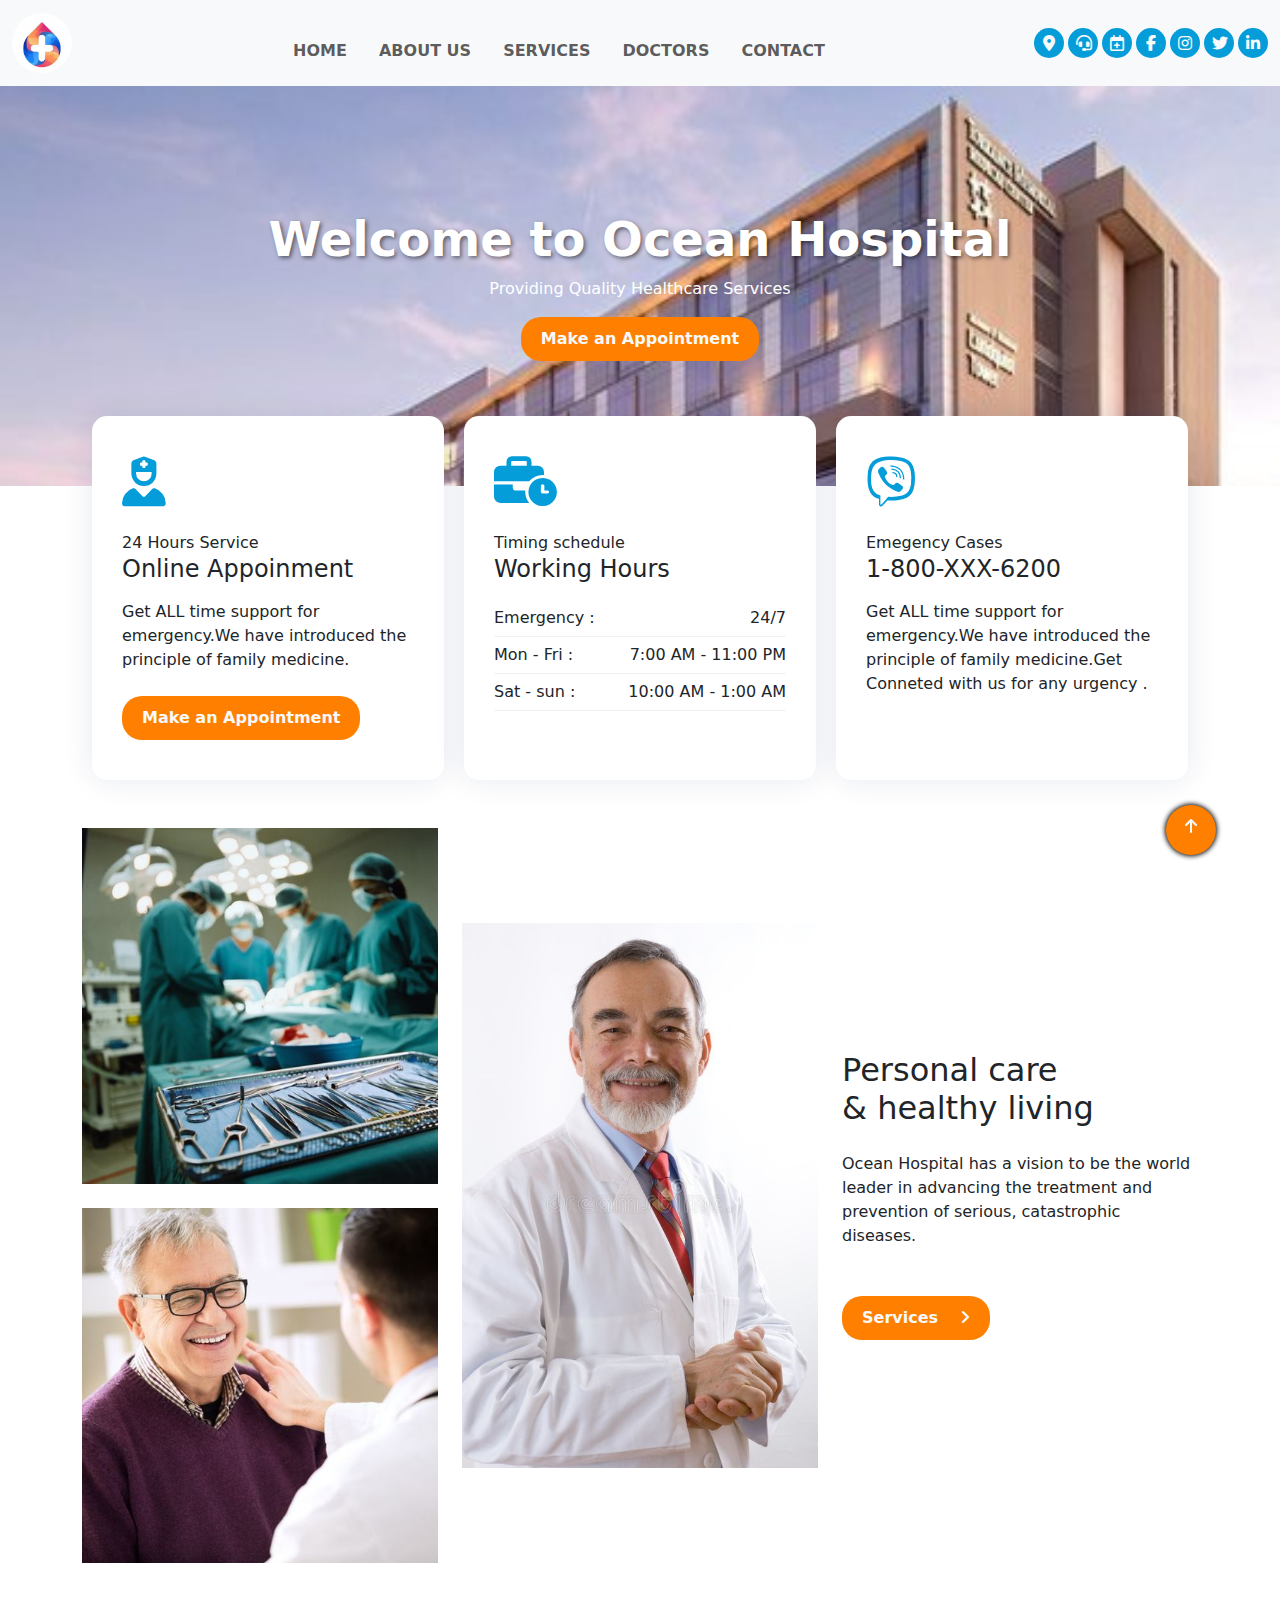
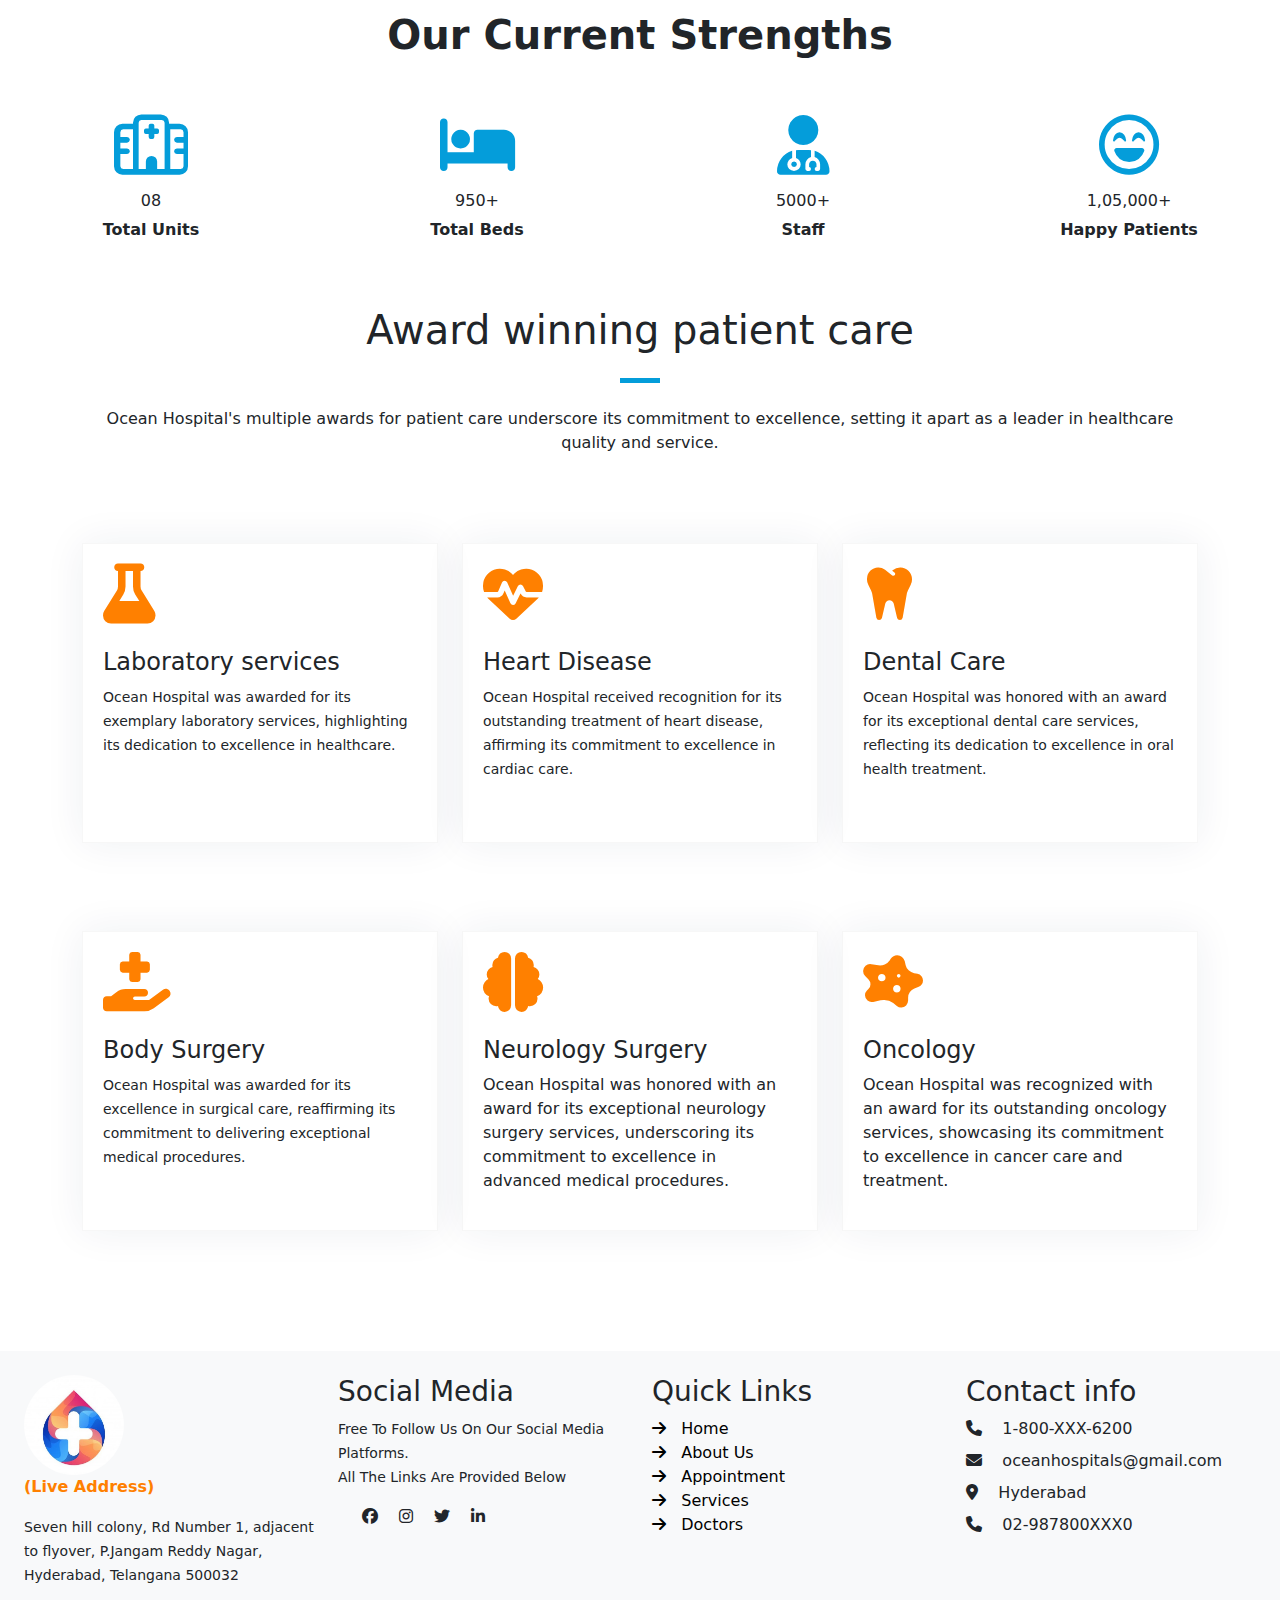
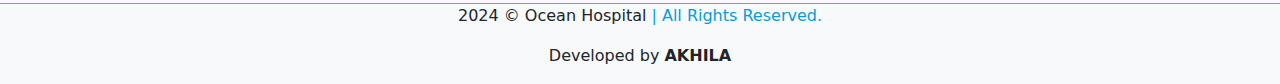
<file: index.html>
<!DOCTYPE html>
<html lang="en">

<head>
    <meta charset="UTF-8">
    <meta name="viewport" content="width=device-width, initial-scale=1.0">
    <title>Ocean Hospital</title>
    <link rel="icon" href="./Images/logo.jpg" type="image/x-icon">
    <link href="https://cdn.jsdelivr.net/npm/bootstrap@5.3.3/dist/css/bootstrap.min.css" rel="stylesheet"
        integrity="sha384-QWTKZyjpPEjISv5WaRU9OFeRpok6YctnYmDr5pNlyT2bRjXh0JMhjY6hW+ALEwIH" crossorigin="anonymous">
    <script src="https://cdn.jsdelivr.net/npm/bootstrap@5.3.3/dist/js/bootstrap.bundle.min.js"
        integrity="sha384-YvpcrYf0tY3lHB60NNkmXc5s9fDVZLESaAA55NDzOxhy9GkcIdslK1eN7N6jIeHz"
        crossorigin="anonymous"></script>
    <link rel="stylesheet" href="https://cdnjs.cloudflare.com/ajax/libs/font-awesome/6.5.2/css/all.min.css">
    <link rel="stylesheet" href="style.css">
    <script src="script.js"></script>
</head>

<body>
    <!-- NavBar -->
    <nav class="navbar navbar-expand-lg bg-body-tertiary">
        <div class="container-fluid">
            <a class="navbar-brand" href="About.html">
                <img src="./Images/logo.jpg" width="60px" class="rounded-circle">
            </a>
            <button class="navbar-toggler" type="button" data-bs-toggle="collapse"
                data-bs-target="#navbarSupportedContent" aria-controls="navbarSupportedContent" aria-expanded="false"
                aria-label="Toggle navigation">
                <span class="navbar-toggler-icon"></span>
            </button>
            <div class="collapse navbar-collapse" id="navbarSupportedContent">
                <ul class="navbar-nav ms-auto mb-2 mb-lg-0">
                    <li class="nav-item pb-0">
                        <a class="nav-link fs-6 fw-bold pb-0 p-3 NavMap" href="#">HOME</a>
                    </li>
                    <li class="nav-item pb-0">
                        <a class="nav-link fs-6 fw-bold pb-0 p-3 NavMap" href="About.html">ABOUT US</a>
                    </li>
                    <li class="nav-item pb-0">
                        <a class="nav-link fs-6 fw-bold pb-0 p-3 NavMap" href="Services.html">SERVICES</a>
                    </li>
                    <li class="nav-item pb-0">
                        <a class="nav-link fs-6 fw-bold pb-0 p-3 NavMap" href="Doctors.html">DOCTORS</a>
                    </li>
                    <!-- <li class="nav-item pb-0">
                        <a class="nav-link fs-6 fw-bold pb-0 p-3 NavMap" href="">APPOINMENT</a>
                    </li> -->
                    <li class="nav-item pb-0">
                        <a class="nav-link fs-6 fw-bold pb-0 p-3 NavMap" href="#Contact">CONTACT</a>
                    </li>
                </ul>
                <ul class="navbar-nav ms-auto navbar-expand-sm navbar-expand-md d-flex flex-row">
                    <li class="nav-item text-center ms-1">
                        <a href="https://maps.app.goo.gl/6Txc3z7zQW319vzK6"
                            class="nav-link text-light pb-1 pt-1 NavIcon" target="_blank" title="Location">
                            <i class="fa-solid fa-location-dot"></i>
                        </a>
                    </li>
                    <li class="nav-item text-center ms-1">
                        <a href="tel:9988XXXX00" class="nav-link text-light pb-1 pt-1 NavIcon" title="Contact Now">
                            <i class="fa-solid fa-headset"></i>
                        </a>
                    </li>
                    <li class="nav-item text-center ms-1">
                        <a href="Appointment.html" class="nav-link text-light pb-1 pt-1 NavIcon" title="Appointment">
                            <i class="fa-regular fa-calendar-plus"></i>
                        </a>
                    </li>
                    <li class="nav-item text-center ms-1">
                        <a href="https://www.facebook.com/login/" class="nav-link text-light pb-1 pt-1 NavIcon"
                            title="FaceBook" target="_blank">
                            <i class="fa-brands fa-facebook-f"></i>
                        </a>
                    </li>
                    <li class="nav-item text-center ms-1">
                        <a href="https://www.instagram.com/_oceanhospitals_/"
                            class="nav-link text-light pb-1 pt-1 NavIcon" title="Instagram" target="_blank">
                            <i class="fa-brands fa-instagram"></i>
                        </a>
                    </li>
                    <li class="nav-item text-center ms-1">
                        <a href="https://twitter.com/oceanhospitals_" class="nav-link text-light pb-1 pt-1 NavIcon"
                            title="Twitter" target="_blank">
                            <i class="fa-brands fa-twitter"></i>
                        </a>
                    </li>
                    <li class="nav-item text-center ms-1">
                        <a href="https://www.linkedin.com/in/ocean-hospitals-61148a306/"
                            class="nav-link text-light pb-1 pt-1 NavIcon" title="LinkedIn" target="_blank">
                            <i class="fa-brands fa-linkedin-in"></i>
                        </a>
                    </li>
                </ul>
            </div>
        </div>
    </nav>

    <!-- Content -->
    <div class="Greeting">
        <div class="container">
            <h1>Welcome to Ocean Hospital</h1>
            <p>Providing Quality Healthcare Services</p>

            <a href="Appointment.html">
                <button type="button" class="text-light fw-bold Appointment">Make an Appointment</button>
            </a>
        </div>
    </div>

    <div class="features">
        <div class="container">
            <div class="row">
                <div class="col-lg-12">
                    <div class="feature-block d-lg-flex">
                        <div class="feature-item mb-5 mb-lg-0">
                            <div class="feature-icon mb-4">
                                <i class="fa-solid fa-user-nurse"></i>
                            </div>
                            <span>24 Hours Service</span>
                            <h4 class="mb-3">Online Appoinment</h4>
                            <p class="mb-4">Get ALL time support for emergency.We have introduced the principle of
                                family medicine.</p>
                            <a href="Appointment.html">
                                <button type="button" class="text-light fw-bold Appointment">Make an
                                    Appointment</button>
                            </a>
                        </div>

                        <div class="feature-item mb-5 mb-lg-0">
                            <div class="feature-icon mb-4">
                                <i class="fa-solid fa-business-time"></i>
                            </div>
                            <span>Timing schedule</span>
                            <h4 class="mb-3">Working Hours</h4>
                            <ul class="w-hours list-unstyled">
                                <li class="d-flex justify-content-between">Emergency : <span>24/7</span>
                                </li>
                                <li class="d-flex justify-content-between">Mon - Fri : <span>7:00 AM - 11:00 PM</span>
                                </li>
                                <li class="d-flex justify-content-between">Sat - sun : <span>10:00 AM - 1:00 AM</span>
                                </li>
                            </ul>
                        </div>

                        <div class="feature-item mb-5 mb-lg-0">
                            <div class="feature-icon mb-4">
                                <i class="fa-brands fa-viber"></i>
                            </div>
                            <span>Emegency Cases</span>
                            <h4 class="mb-3">1-800-XXX-6200</h4>
                            <p>Get ALL time support for emergency.We have introduced the principle of family
                                medicine.Get Conneted with us for any urgency .</p>
                        </div>
                    </div>
                </div>
            </div>
        </div>
    </div>

    <div class="services mt-5 mb-5 m-0">
        <div class="container">
            <div class="row align-items-center">
                <div class="col-lg-4 col-sm-6">
                    <div class="serviceImg">
                        <img src="./Images/services1.jpg" alt="" class="img-fluid">
                        <img src="./Images/services2.jpg" alt="" class="img-fluid mt-4">
                    </div>
                </div>
                <div class="col-lg-4 col-sm-6">
                    <div class="serviceImg mt-4 mt-lg-0">
                        <img src="./Images/Services3.jpg" alt="" class="img-fluid">
                    </div>
                </div>
                <div class="col-lg-4">
                    <div class="serviceContent pl-4 mt-4 mt-lg-0">
                        <h2 class="title-color">Personal care <br>& healthy living</h2>
                        <p class="mt-4 mb-5">Ocean Hospital has a vision to be the world leader in advancing the
                            treatment and prevention of serious, catastrophic diseases.</p>

                        <a href="Services.html">
                            <button type="button" class="text-light fw-bold Appointment">
                                Services <i class="fa-solid fa-angle-right ms-3"></i></button>
                        </a>
                    </div>
                </div>
            </div>
        </div>
    </div>

    <div class="container">
        <h1 class="fw-bold text-center mb-5">Our Current Strengths</h1>
    </div>
    <div class="row strengths">
        <div class="col-lg-3 col-md-3 col-6 mt-2 text-center">
            <i class="fa-regular fa-hospital strength"></i>
            <div class="mt-3">
                <h6>08</h6>
                <p class="fw-bold">Total Units</p>
            </div>
        </div>
        <div class="col-lg-3 col-md-3 col-6 mt-2 text-center">
            <i class="fa-solid fa-bed strength"></i>
            <div class="mt-3">
                <h6>950+</h6>
                <p class="fw-bold">Total Beds</p>
            </div>
        </div>
        <div class="col-lg-3 col-md-3 col-6 mt-2 text-center">
            <i class="fa-solid fa-user-doctor strength"></i>
            <div class="mt-3">
                <h6>5000+</h6>
                <p class="fw-bold">Staff</p>
            </div>
        </div>
        <div class="col-lg-3 col-md-3 col-6 mt-2 text-center">
            <i class="fa-regular fa-face-laugh-beam strength"></i>
            <div class="mt-3">
                <h6>1,05,000+</h6>
                <p class="fw-bold">Happy Patients</p>
            </div>
        </div>
    </div>


    <div class="container text-center mt-5">
        <h1 class="mb-4">Award winning patient care</h1>
        <div class="divider mb-4 mx-auto"></div>
        <p class="pe-none">
            Ocean Hospital's multiple awards for patient care underscore its commitment to excellence, setting it apart
            as a leader in healthcare quality and service.</p>
    </div>
    <div class="container mt-5 mb-5">
        <div class="row">
            <div class="col-lg-4 col-md-6 col-sm-6">
                <div class="service-block Fecility mb-5">
                    <i class="fa-solid fa-flask strength1"></i>
                    <div class="content">
                        <h4 class="mt-4 mb-2 title-color">Laboratory services</h4>
                        <p class="mb-4"><small>Ocean Hospital was awarded for its exemplary laboratory services,
                                highlighting its dedication to excellence in healthcare.</small></p>
                    </div>
                </div>
            </div>

            <div class="col-lg-4 col-md-6 col-sm-6">
                <div class="service-block Fecility mb-5">
                    <i class="fa-solid fa-heart-pulse strength1"></i>
                    <div class="content">
                        <h4 class="mt-4 mb-2 title-color">Heart Disease</h4>
                        <p class="mb-4"><small>
                                Ocean Hospital received recognition for its outstanding treatment of heart disease,
                                affirming its commitment to excellence in cardiac care.</small></p>
                    </div>
                </div>
            </div>

            <div class="col-lg-4 col-md-6 col-sm-6">
                <div class="service-block Fecility mb-5">
                    <i class="fa-solid fa-tooth strength1"></i>
                    <div class="content">
                        <h4 class="mt-4 mb-2 title-color">Dental Care</h4>
                        <p class="mb-4"><small>
                                Ocean Hospital was honored with an award for its exceptional dental care services,
                                reflecting its dedication to excellence in oral health treatment.</small></p>
                    </div>
                </div>
            </div>

            <div class="col-lg-4 col-md-6 col-sm-6">
                <div class="service-block Fecility mb-5">
                    <i class="fa-solid fa-hand-holding-medical strength1"></i>
                    <div class="content">
                        <h4 class="mt-4 mb-2 title-color">Body Surgery</h4>
                        <p class="mb-4"><small>
                                Ocean Hospital was awarded for its excellence in surgical care, reaffirming its
                                commitment to delivering exceptional medical procedures.</small></p>
                    </div>
                </div>
            </div>

            <div class="col-lg-4 col-md-6 col-sm-6">
                <div class="service-block Fecility mb-5">
                    <i class="fa-solid fa-brain strength1"></i>
                    <div class="content">
                        <h4 class="mt-4 mb-2 title-color">Neurology Surgery</h4>
                        <p class="mb-4">Ocean Hospital was honored with an award for its exceptional neurology surgery
                            services, underscoring its commitment to excellence in advanced medical procedures.</p>
                    </div>
                </div>
            </div>

            <div class="col-lg-4 col-md-6 col-sm-6">
                <div class="service-block Fecility mb-5">
                    <i class="fa-solid fa-disease strength1"></i>
                    <div class="content">
                        <h4 class="mt-4 mb-2 title-color">Oncology</h4>
                        <p class="mb-4">
                            Ocean Hospital was recognized with an award for its outstanding oncology services,
                            showcasing its commitment to excellence in cancer care and treatment.</p>
                    </div>
                </div>
            </div>

        </div>
    </div>

    <!-- for fixed sticker to nav to the top-->
    <div class="text-center ArrowToTop">
        <a href="#" class="text-decoration-none text-light">
            <i class="fa-solid fa-arrow-up"></i>
        </a>
    </div>


    <br>

    <!-- contact -->
    <div class="container-fluid bg-body-tertiary m-0" id="Contact">
        <br>
        <div class="row m-0">

            <div class="col-12 col-sm-12 col-md-6 col-lg-6 col-xl-3 col-xxl-3 mx-auto">
                <a href="https://maps.app.goo.gl/6Txc3z7zQW319vzK6" class="text-decoration-none" target="_blank">
                    <img src="./Images/logo.jpg" alt="Logo..." width="100px" class="rounded-circle">
                    <p class="fw-bold Live">(Live Address)</p>
                </a>
                <p class="pe-none"><small>Seven hill colony, Rd Number 1, adjacent to flyover, P.Jangam Reddy Nagar,
                     Hyderabad,
                        Telangana 500032</small></p>

            </div>

            <div class="col-12 col-sm-12 col-md-6 col-lg-6 col-xl-3 col-xxl-3 mx-auto">
                <h3>Social Media</h3>
                <p class="pe-none"><small>Free To Follow Us On Our Social Media Platforms.<br>All The Links Are Provided
                        Below</small></p>
                <section class="m-4 mt-1">
                    <a class="text-decoration-none text-dark me-3" href="https://www.facebook.com/login/"
                        target="_blank">
                        <i class="fa-brands fa-facebook ICONS"></i></a>
                    <a class="text-decoration-none text-dark me-3" href="https://www.instagram.com/_oceanhospitals_/"
                        target="_blank">
                        <i class="fa-brands fa-instagram ICONS"></i></a>
                    <a class="text-decoration-none text-dark me-3" href="https://twitter.com/oceanhospitals_"
                        target="_blank"><i class="fa-brands fa-twitter ICONS"></i></a>
                    <a class="text-decoration-none text-dark me-3"
                        href="https://www.linkedin.com/in/ocean-hospitals-61148a306/" target="_blank"><i
                            class="fa-brands fa-linkedin-in ICONS"></i></a>
                </section>
            </div>

            <div class="col-12 col-sm-12 col-md-6 col-lg-6 col-xl-3 col-xxl-3 mx-auto">
                <h3>Quick Links</h3>
                <section class="mt-1 ms-0 m-4">
                    <div>
                        <a class="text-decoration-none links" href="#">
                            <i class="fa-solid fa-arrow-right"></i>&nbsp; &nbsp;Home
                        </a>
                    </div>
                    <div>
                        <a class="text-decoration-none links" href="About.html">
                            <i class="fa-solid fa-arrow-right"></i>&nbsp; &nbsp;About Us
                        </a>
                    </div>
                    <div>
                        <a class="text-decoration-none links" href="Appointment.html">
                            <i class="fa-solid fa-arrow-right"></i>&nbsp; &nbsp;Appointment
                        </a>
                    </div>
                    <div>
                        <a class="text-decoration-none links" href="Services.html">
                            <i class="fa-solid fa-arrow-right"></i>&nbsp; &nbsp;Services
                        </a>
                    </div>
                    <div>
                        <a class="text-decoration-none links" href="Doctors.html">
                            <i class="fa-solid fa-arrow-right"></i>&nbsp; &nbsp;Doctors
                        </a>
                    </div>
                </section>
            </div>

            <div class="col-12 col-sm-12 col-md-6 col-lg-6 col-xl-3 col-xxl-3 mx-auto">
                <h3>Contact info</h3>
                <section class="mt-1 ms-0 m-4">
                    <div class="mt-2">
                        <a href="tel:9988XXXX00" class="text-decoration-none text-dark">
                            <i class="fa-solid fa-phone ICONS"></i>&nbsp; &nbsp; 1-800-XXX-6200
                        </a>
                    </div>
                    <div class="mt-2">
                        <a href="mailto:forpurpose1112@gmail.com" class="text-decoration-none text-dark">
                            <i class="fa-solid fa-envelope ICONS"></i>&nbsp; &nbsp; oceanhospitals@gmail.com
                        </a>
                    </div>
                    <div class="mt-2">
                        <a href="https://maps.app.goo.gl/6Txc3z7zQW319vzK6" class="text-dark text-decoration-none" target="_blank">
                            <i class="fa-solid fa-location-dot ICONS"></i>&nbsp; &nbsp; Hyderabad
                        </a>
                    </div>
                    <div class="mt-2">
                        <a href="tel:987800XXX0" class="text-dark text-decoration-none">
                            <i class="fa-solid fa-phone ICONS"></i>&nbsp; &nbsp; 02-987800XXX0
                        </a>
                    </div>
                </section>
            </div>
        </div>

    </div>

    <div class="container-fluid bg-body-tertiary" id="ForRights">
        <div class="row">
            <div class="text-center">
                <p>2024 &copy; Ocean Hospital <span class="foot">| All Rights Reserved.</span></p>
                <p>Developed by <b>AKHILA</b></p>
            </div>
        </div>
    </div>

</body>

</html>
</file>
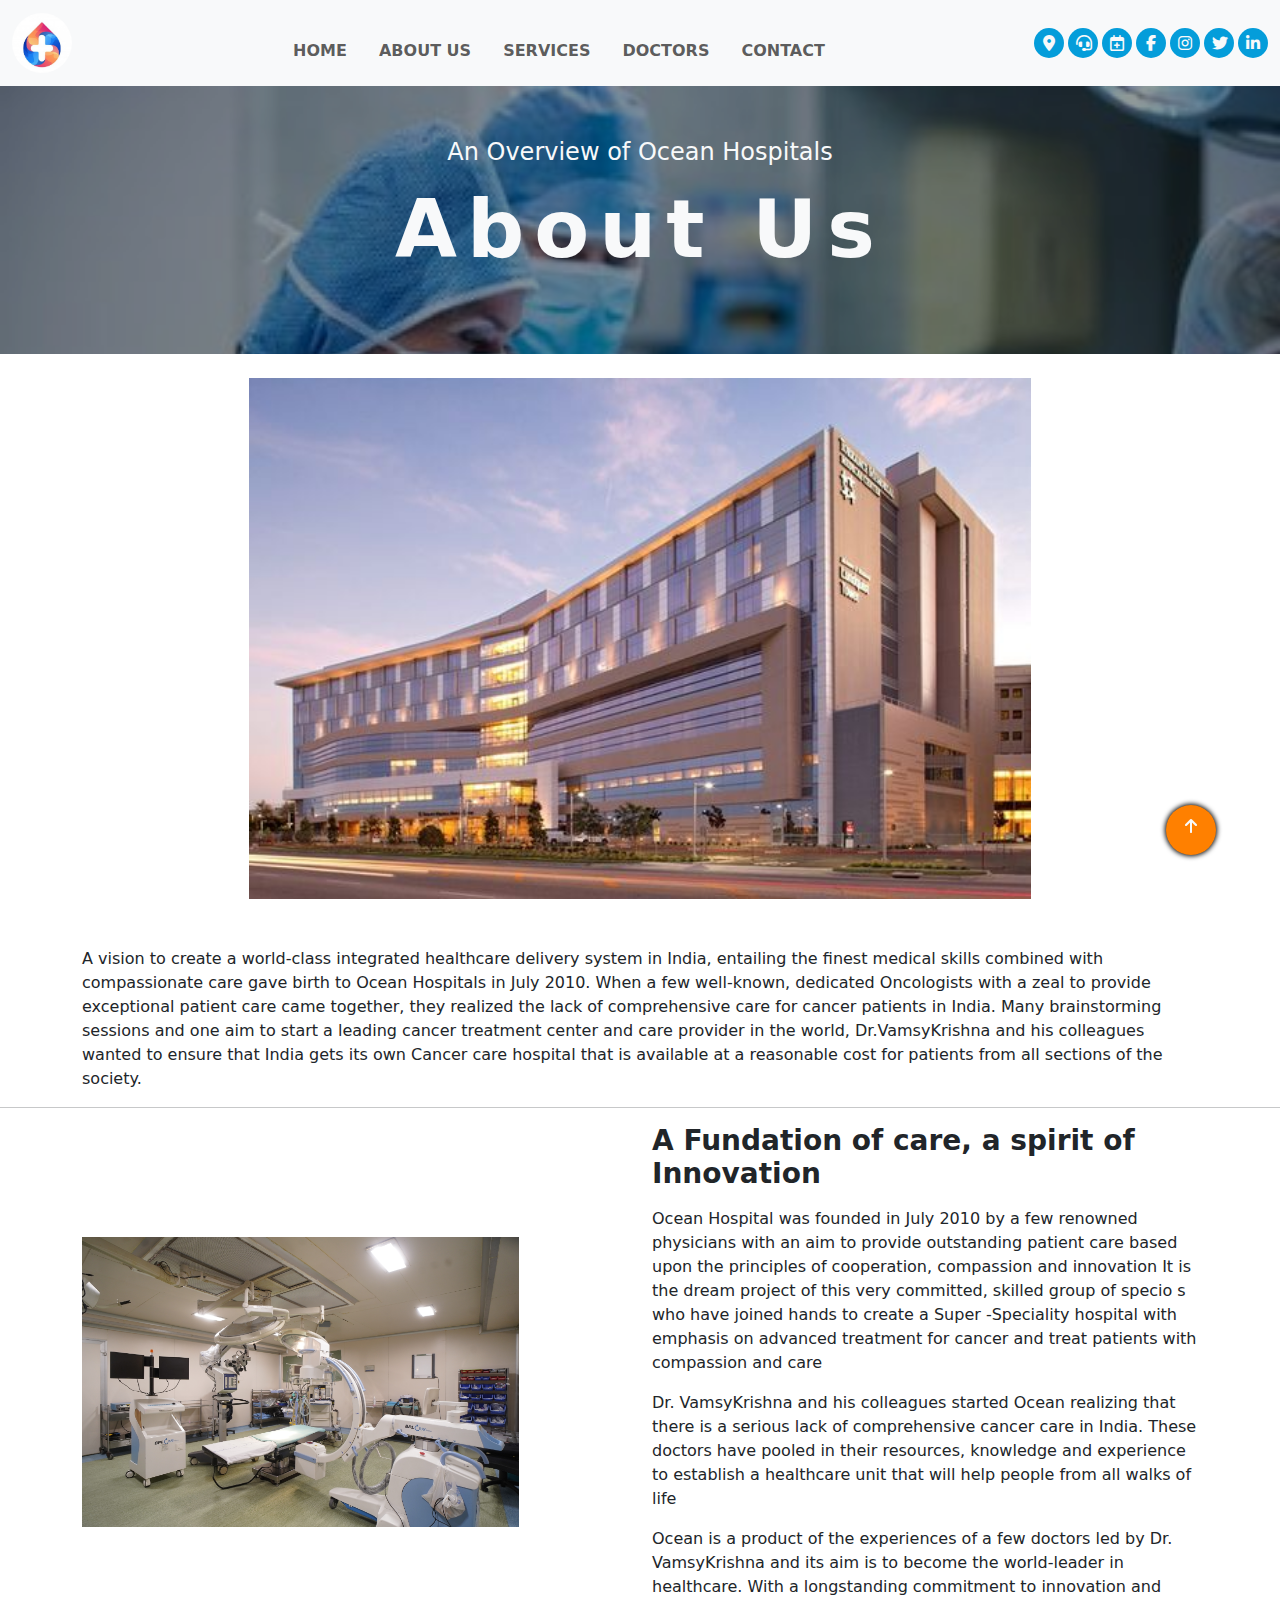
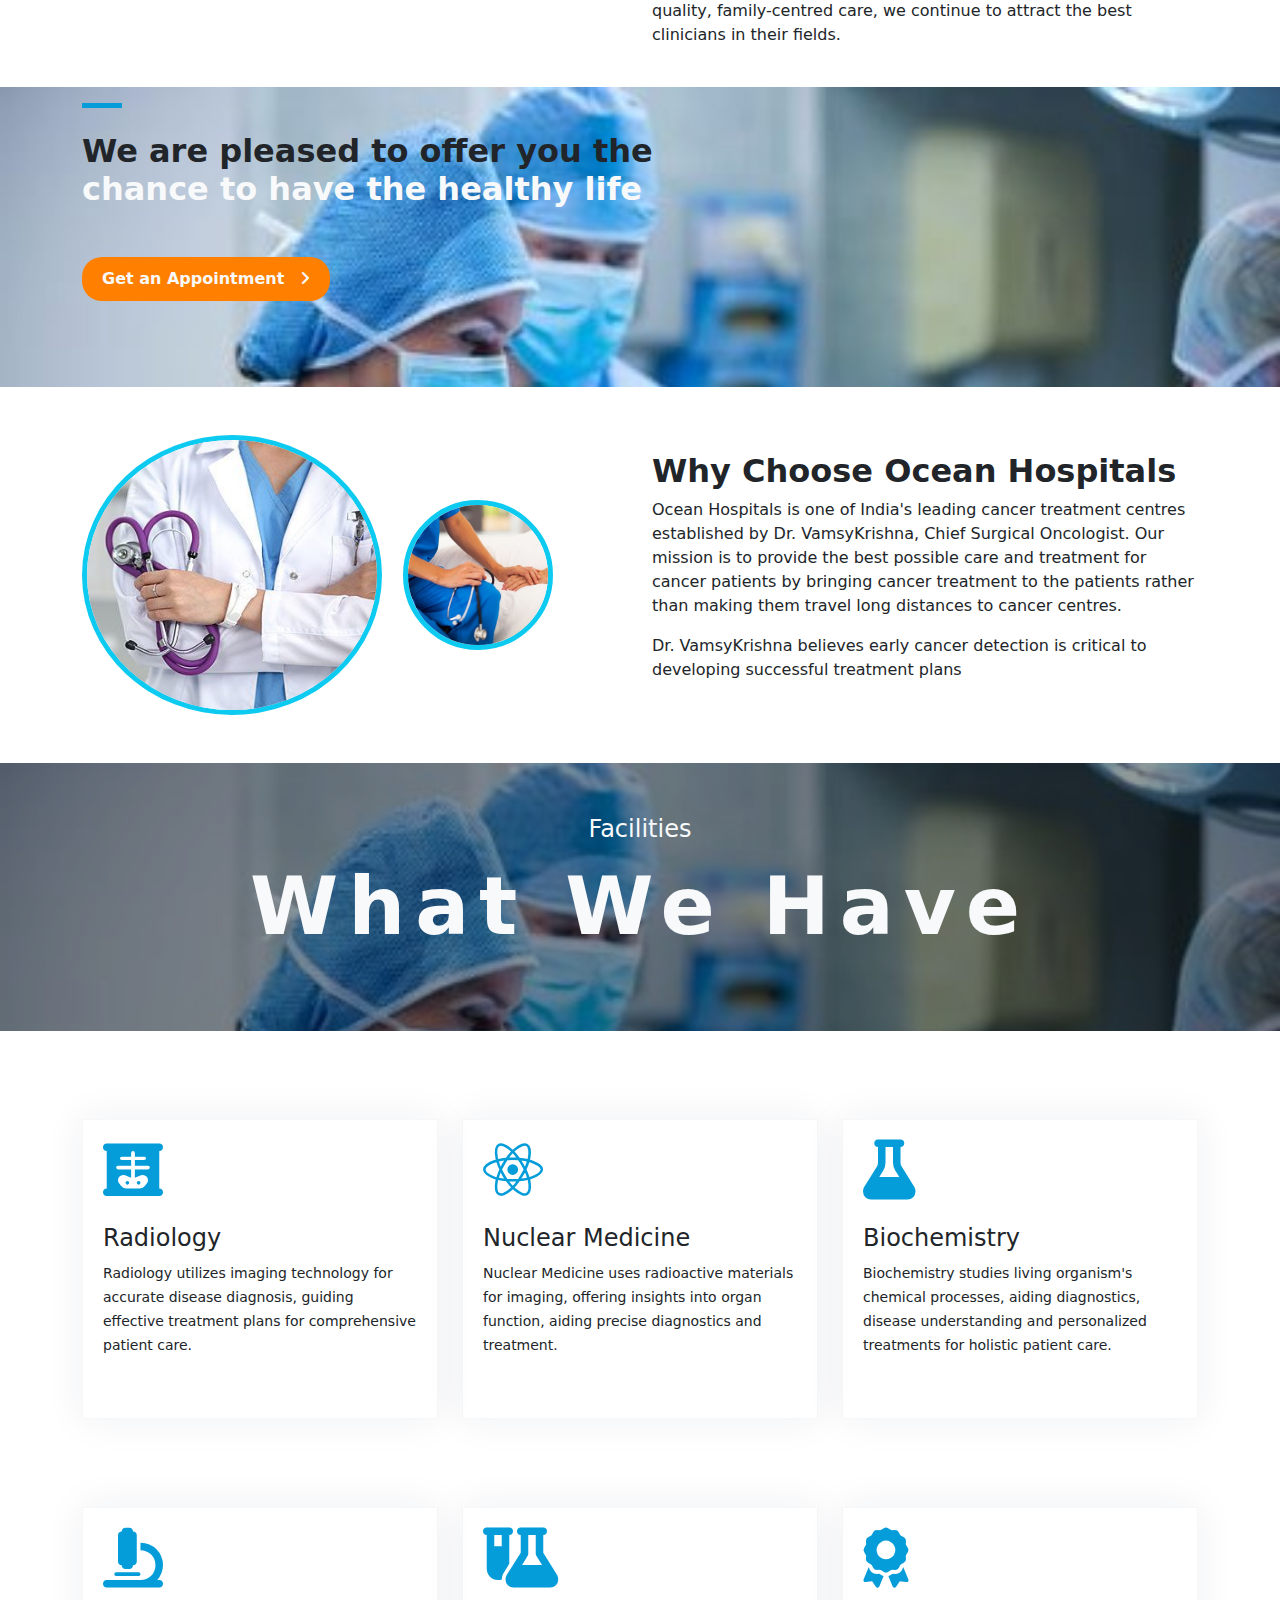
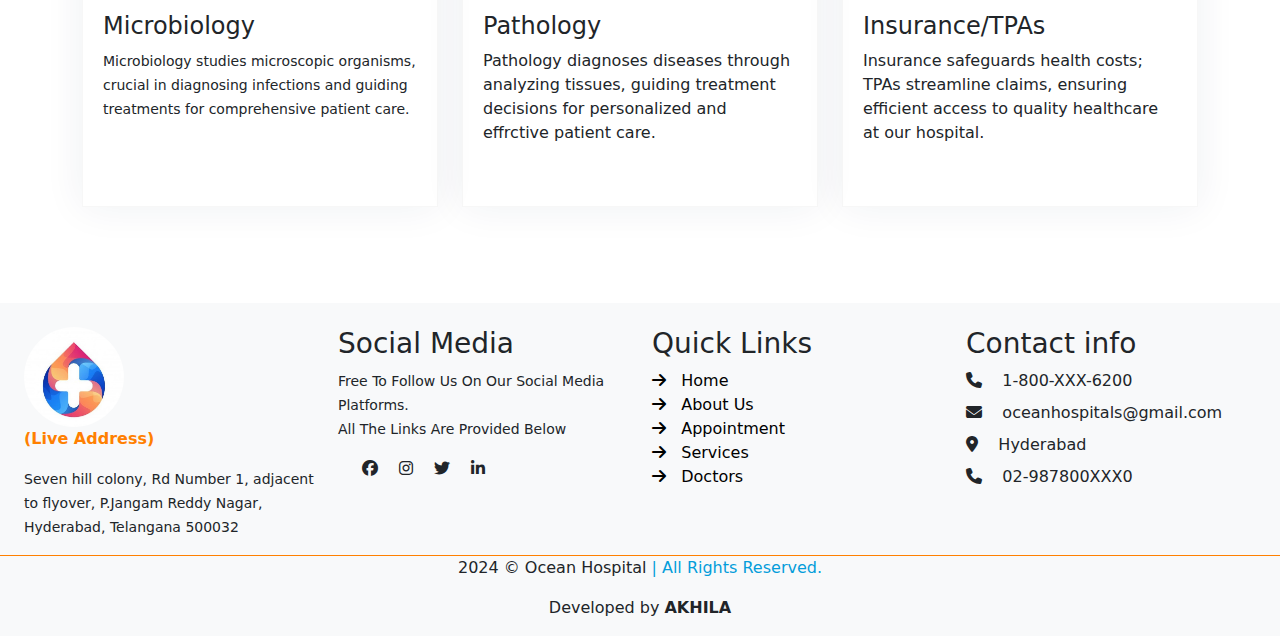
<file: About.html>
<!DOCTYPE html>
<html lang="en">

<head>
    <meta charset="UTF-8">
    <meta name="viewport" content="width=device-width, initial-scale=1.0">
    <title>Ocean Hospital - About Us</title>
    <link rel="icon" href="./Images/logo.jpg" type="image/x-icon">
    <link href="https://cdn.jsdelivr.net/npm/bootstrap@5.3.3/dist/css/bootstrap.min.css" rel="stylesheet"
        integrity="sha384-QWTKZyjpPEjISv5WaRU9OFeRpok6YctnYmDr5pNlyT2bRjXh0JMhjY6hW+ALEwIH" crossorigin="anonymous">
    <script src="https://cdn.jsdelivr.net/npm/bootstrap@5.3.3/dist/js/bootstrap.bundle.min.js"
        integrity="sha384-YvpcrYf0tY3lHB60NNkmXc5s9fDVZLESaAA55NDzOxhy9GkcIdslK1eN7N6jIeHz"
        crossorigin="anonymous"></script>
    <link rel="stylesheet" href="https://cdnjs.cloudflare.com/ajax/libs/font-awesome/6.5.2/css/all.min.css">
    <link rel="stylesheet" href="style.css">
    <script src="script.js"></script>
</head>

<body>
    <!-- NavBar -->
    <nav class="navbar navbar-expand-lg bg-body-tertiary">
        <div class="container-fluid">
            <a class="navbar-brand" href="#">
                <img src="./Images/logo.jpg" width="60px" class="rounded-circle">
            </a>
            <button class="navbar-toggler" type="button" data-bs-toggle="collapse"
                data-bs-target="#navbarSupportedContent" aria-controls="navbarSupportedContent" aria-expanded="false"
                aria-label="Toggle navigation">
                <span class="navbar-toggler-icon"></span>
            </button>
            <div class="collapse navbar-collapse" id="navbarSupportedContent">
                <ul class="navbar-nav ms-auto mb-2 mb-lg-0">
                    <li class="nav-item pb-0">
                        <a class="nav-link fs-6 fw-bold pb-0 p-3 NavMap" href="index.html">HOME</a>
                    </li>
                    <li class="nav-item pb-0">
                        <a class="nav-link fs-6 fw-bold pb-0 p-3 NavMap" href="#">ABOUT US</a>
                    </li>
                    <li class="nav-item pb-0">
                        <a class="nav-link fs-6 fw-bold pb-0 p-3 NavMap" href="Services.html">SERVICES</a>
                    </li>
                    <li class="nav-item pb-0">
                        <a class="nav-link fs-6 fw-bold pb-0 p-3 NavMap" href="Doctors.html">DOCTORS</a>
                    </li>
                    <li class="nav-item pb-0">
                        <a class="nav-link fs-6 fw-bold pb-0 p-3 NavMap" href="#Contact">CONTACT</a>
                    </li>
                </ul>
                <ul class="navbar-nav ms-auto navbar-expand-sm navbar-expand-md d-flex flex-row">
                    <li class="nav-item text-center ms-1">
                        <a href="https://maps.app.goo.gl/6Txc3z7zQW319vzK6"
                            class="nav-link text-light pb-1 pt-1 NavIcon" target="_blank" title="Location">
                            <i class="fa-solid fa-location-dot"></i>
                        </a>
                    </li>
                    <li class="nav-item text-center ms-1">
                        <a href="tel:9988XXXX00" class="nav-link text-light pb-1 pt-1 NavIcon" title="Contact Now">
                            <i class="fa-solid fa-headset"></i>
                        </a>
                    </li>
                    <li class="nav-item text-center ms-1">
                        <a href="Appointment.html" class="nav-link text-light pb-1 pt-1 NavIcon" title="Appointment">
                            <i class="fa-regular fa-calendar-plus"></i>
                        </a>
                    </li>
                    <li class="nav-item text-center ms-1">
                        <a href="https://www.facebook.com/login/" class="nav-link text-light pb-1 pt-1 NavIcon"
                            title="FaceBook" target="_blank">
                            <i class="fa-brands fa-facebook-f"></i>
                        </a>
                    </li>
                    <li class="nav-item text-center ms-1">
                        <a href="https://www.instagram.com/_oceanhospitals_/"
                            class="nav-link text-light pb-1 pt-1 NavIcon" title="Instagram" target="_blank">
                            <i class="fa-brands fa-instagram"></i>
                        </a>
                    </li>
                    <li class="nav-item text-center ms-1">
                        <a href="https://twitter.com/oceanhospitals_" class="nav-link text-light pb-1 pt-1 NavIcon"
                            title="Twitter" target="_blank">
                            <i class="fa-brands fa-twitter"></i>
                        </a>
                    </li>
                    <li class="nav-item text-center ms-1">
                        <a href="https://www.linkedin.com/in/ocean-hospitals-61148a306/"
                            class="nav-link text-light pb-1 pt-1 NavIcon" title="LinkedIn" target="_blank">
                            <i class="fa-brands fa-linkedin-in"></i>
                        </a>
                    </li>
                </ul>
            </div>
        </div>
    </nav>

    <!-- content -->
    <div class="text-center text-light container-fluid p-0 intro">
        <div class="m-0 pt-5 pb-5 title">
            <p class="mb-0 fs-4">An Overview of Ocean Hospitals</p>
            <p class="fw-bold introText">About Us</p>
        </div>
    </div><br>

    <div class="container text-center mb-5">
        <img src="./Images/AboutIntro.jpg" width="70%" alt="Building">
    </div>
    <div class="container">
        <p>A vision to create a world-class integrated healthcare delivery system in India, entailing the finest medical
            skills combined with compassionate care gave birth to Ocean Hospitals in July 2010. When a few well-known,
            dedicated Oncologists with a zeal to provide exceptional patient care came together, they realized the lack
            of comprehensive care for cancer patients in India. Many brainstorming sessions and one aim to start a
            leading cancer treatment center and care provider in the world, Dr.VamsyKrishna and his colleagues
            wanted to ensure that India gets its own Cancer care hospital that is available at a reasonable cost for
            patients from all sections of the society.</p>
    </div>

    <hr>

    <div class="container">
        <div class="row align-items-center">
            <div class="col-md-6">
                <img src="./Images/Innovative.PNG" alt="Innovative" class="mb-4" width="80%">
            </div>
            <div class="col-md-6">
                <h3 class="pb-2 fw-bold">A Fundation of care, a spirit of Innovation</h3>
                <p class="text-justify">Ocean Hospital was founded in July 2010 by a few renowned physicians with an aim
                    to
                    provide outstanding
                    patient care based upon the principles of cooperation, compassion and innovation It is the dream
                    project
                    of
                    this very committed, skilled group of specio s who have joined hands to create a Super -Speciality
                    hospital
                    with emphasis on advanced treatment for cancer and treat patients with compassion and care</p>
                <p class="text-justify">Dr. VamsyKrishna and his colleagues started Ocean realizing that there is a
                    serious
                    lack of comprehensive
                    cancer care in India. These doctors have pooled in their resources, knowledge and experience to
                    establish a
                    healthcare unit that will help people from all walks of life</p>
                <p class="text-justify">Ocean is a product of the experiences of a few doctors led by Dr. VamsyKrishna
                    and
                    its aim is to become the
                    world-leader in healthcare. With a longstanding commitment to innovation and quality, family-centred
                    care,
                    we continue to attract the best clinicians in their fields.</p>
            </div>
        </div>
    </div>


    <div class="container-fluid pt-3 pb-3 mt-4 mb-4 servicesAppointment">
        <div class="container">
            <div class="row">
                <div class="col-lg-7">
                    <div class="cta-content">
                        <div class="divider mb-4"></div>
                        <h2 class="mb-5 text-lg fw-bold">We are pleased to offer you the <span class="text-light">chance
                                to have the healthy life</span></h2>
                        <a href="Appointment.html">
                            <button type="button" class="text-light fw-bold Appointment">
                                Get an Appointment<i class="fa-solid fa-angle-right ms-3"></i></button>
                        </a>
                    </div>
                </div>
            </div>
        </div>
    </div><br>


    <div class="container">
        <div class="row align-items-center">
            <div class="col-md-6">
                <img src="./Images/Whychoose.jpg" alt="Doc" width="300px" height="280px"
                    class="rounded-circle border border-5 border-info me-3">
                <img src="./Images/WhyChoose1.jpg" alt="Doc" width="150px" height="150px"
                    class="rounded-circle border border-5 border-info">
            </div>
            <div class="col-md-6">
                <h2 class="fw-bold">Why Choose Ocean Hospitals</h2>
                <p>Ocean Hospitals is one of India's leading cancer treatment centres established by Dr. VamsyKrishna,
                    Chief Surgical Oncologist. Our mission is to provide the best possible care and treatment for cancer
                    patients by bringing cancer treatment to the patients rather than making them travel long distances
                    to cancer centres.</p>

                <p>Dr. VamsyKrishna believes early cancer detection is critical to developing successful treatment
                    plans</p>
            </div>
        </div>
    </div><br><br>

    <div class="text-center text-light container-fluid p-0 intro">
        <div class="m-0 pt-5 pb-5 title">
            <p class="mb-0 fs-4">Facilities</p>
            <p class="fw-bold introText">What We Have</p>
        </div>
    </div>

    <div class="container mt-5 mb-5">
        <div class="row">
            <div class="col-lg-4 col-md-6 col-sm-6">
                <div class="service-block Fecility mb-5">
                    <i class="fa-solid fa-x-ray strength"></i>
                    <div class="content">
                        <h4 class="mt-4 mb-2 title-color">Radiology</h4>
                        <p class="mb-4"><small>Radiology utilizes imaging technology for accurate disease diagnosis,
                                guiding effective treatment plans for comprehensive patient care.</small></p>
                    </div>
                </div>
            </div>

            <div class="col-lg-4 col-md-6 col-sm-6">
                <div class="service-block Fecility mb-5">
                    <i class="fa-brands fa-react strength"></i>
                    <div class="content">
                        <h4 class="mt-4 mb-2 title-color">Nuclear Medicine</h4>
                        <p class="mb-4"><small>Nuclear Medicine uses radioactive materials for imaging, offering
                                insights into organ function, aiding precise diagnostics and treatment.</small></p>
                    </div>
                </div>
            </div>

            <div class="col-lg-4 col-md-6 col-sm-6">
                <div class="service-block Fecility mb-5">
                    <i class="fa-solid fa-flask strength"></i>
                    <div class="content">
                        <h4 class="mt-4 mb-2 title-color">Biochemistry</h4>
                        <p class="mb-4"><small>Biochemistry studies living organism's chemical processes, aiding
                                diagnostics, disease understanding and personalized treatments for holistic patient
                                care.</small></p>
                    </div>
                </div>
            </div>

            <div class="col-lg-4 col-md-6 col-sm-6">
                <div class="service-block Fecility mb-5">
                    <i class="fa-solid fa-microscope strength"></i>
                    <div class="content">
                        <h4 class="mt-4 mb-2 title-color">Microbiology</h4>
                        <p class="mb-4"><small>Microbiology studies microscopic organisms, crucial in diagnosing
                                infections and guiding treatments for comprehensive patient care.</small></p>
                    </div>
                </div>
            </div>

            <div class="col-lg-4 col-md-6 col-sm-6">
                <div class="service-block Fecility mb-5">
                    <i class="fa-solid fa-flask-vial strength"></i>
                    <div class="content">
                        <h4 class="mt-4 mb-2 title-color">Pathology</h4>
                        <p class="mb-4">Pathology diagnoses diseases through analyzing tissues, guiding treatment
                            decisions for personalized and effrctive patient care.</p>
                    </div>
                </div>
            </div>

            <div class="col-lg-4 col-md-6 col-sm-6">
                <div class="service-block Fecility mb-5">
                    <i class="fa-solid fa-award strength"></i>
                    <div class="content">
                        <h4 class="mt-4 mb-2 title-color">Insurance/TPAs</h4>
                        <p class="mb-4">Insurance safeguards health costs; TPAs streamline claims, ensuring
                            efficient
                            access to quality healthcare at our hospital.</p>
                    </div>
                </div>
            </div>

        </div>
    </div>



    <!-- for fixed sticker to nav to the top-->
    <div class="text-center ArrowToTop">
        <a href="#" class="text-decoration-none text-light">
            <i class="fa-solid fa-arrow-up"></i>
        </a>
    </div>

    <!-- Contact -->
    <div class="container-fluid bg-body-tertiary m-0" id="Contact">
        <br>
        <div class="row m-0">

            <div class="col-12 col-sm-12 col-md-6 col-lg-6 col-xl-3 col-xxl-3 mx-auto">
                <a href="https://maps.app.goo.gl/6Txc3z7zQW319vzK6" class="text-decoration-none" target="_blank">
                    <img src="./Images/logo.jpg" alt="Logo..." width="100px" class="rounded-circle">
                    <p class="fw-bold Live">(Live Address)</p>
                </a>
                <p class="pe-none"><small>Seven hill colony, Rd Number 1, adjacent to flyover, P.Jangam Reddy Nagar,
                        Hyderabad,
                        Telangana 500032</small></p>

            </div>

            <div class="col-12 col-sm-12 col-md-6 col-lg-6 col-xl-3 col-xxl-3 mx-auto">
                <h3>Social Media</h3>
                <p class="pe-none"><small>Free To Follow Us On Our Social Media Platforms.<br>All The Links Are Provided
                        Below</small></p>
                <section class="m-4 mt-1">
                    <a class="text-decoration-none text-dark me-3" href="https://www.facebook.com/login/"
                        target="_blank">
                        <i class="fa-brands fa-facebook ICONS"></i></a>
                    <a class="text-decoration-none text-dark me-3" href="https://www.instagram.com/_oceanhospitals_/"
                        target="_blank">
                        <i class="fa-brands fa-instagram ICONS"></i></a>
                    <a class="text-decoration-none text-dark me-3" href="https://twitter.com/oceanhospitals_"
                        target="_blank"><i class="fa-brands fa-twitter ICONS"></i></a>
                    <a class="text-decoration-none text-dark me-3"
                        href="https://www.linkedin.com/in/ocean-hospitals-61148a306/" target="_blank"><i
                            class="fa-brands fa-linkedin-in ICONS"></i></a>
                </section>
            </div>

            <div class="col-12 col-sm-12 col-md-6 col-lg-6 col-xl-3 col-xxl-3 mx-auto">
                <h3>Quick Links</h3>
                <section class="mt-1 ms-0 m-4">
                    <div>
                        <a class="text-decoration-none links" href="index.html">
                            <i class="fa-solid fa-arrow-right"></i>&nbsp; &nbsp;Home
                        </a>
                    </div>
                    <div>
                        <a class="text-decoration-none links" href="#">
                            <i class="fa-solid fa-arrow-right"></i>&nbsp; &nbsp;About Us
                        </a>
                    </div>
                    <div>
                        <a class="text-decoration-none links" href="Appointment.html">
                            <i class="fa-solid fa-arrow-right"></i>&nbsp; &nbsp;Appointment
                        </a>
                    </div>
                    <div>
                        <a class="text-decoration-none links" href="Services.html">
                            <i class="fa-solid fa-arrow-right"></i>&nbsp; &nbsp;Services
                        </a>
                    </div>
                    <div>
                        <a class="text-decoration-none links" href="Doctors.html">
                            <i class="fa-solid fa-arrow-right"></i>&nbsp; &nbsp;Doctors
                        </a>
                    </div>
                </section>
            </div>

            <div class="col-12 col-sm-12 col-md-6 col-lg-6 col-xl-3 col-xxl-3 mx-auto">
                <h3>Contact info</h3>
                <section class="mt-1 ms-0 m-4">
                    <div class="mt-2">
                        <a href="tel:9988XXXX00" class="text-decoration-none text-dark">
                            <i class="fa-solid fa-phone ICONS"></i>&nbsp; &nbsp; 1-800-XXX-6200
                        </a>
                    </div>
                    <div class="mt-2">
                        <a href="mailto:forpurpose1112@gmail.com" class="text-decoration-none text-dark">
                            <i class="fa-solid fa-envelope ICONS"></i>&nbsp; &nbsp; oceanhospitals@gmail.com
                        </a>
                    </div>
                    <div class="mt-2">
                        <a href="https://maps.app.goo.gl/6Txc3z7zQW319vzK6" class="text-dark text-decoration-none"
                            target="_blank">
                            <i class="fa-solid fa-location-dot ICONS"></i>&nbsp; &nbsp; Hyderabad
                        </a>
                    </div>
                    <div class="mt-2">
                        <a href="tel:987800XXX0" class="text-dark text-decoration-none">
                            <i class="fa-solid fa-phone ICONS"></i>&nbsp; &nbsp; 02-987800XXX0
                        </a>
                    </div>
                </section>
            </div>
        </div>

    </div>

    <div class="container-fluid bg-body-tertiary" id="ForRights">
        <div class="row">
            <div class="text-center">
                <p>2024 &copy; Ocean Hospital <span class="foot">| All Rights Reserved.</span></p>
                <p>Developed by <b>AKHILA</b></p>
            </div>
        </div>
    </div>
</body>

</html>
</file>
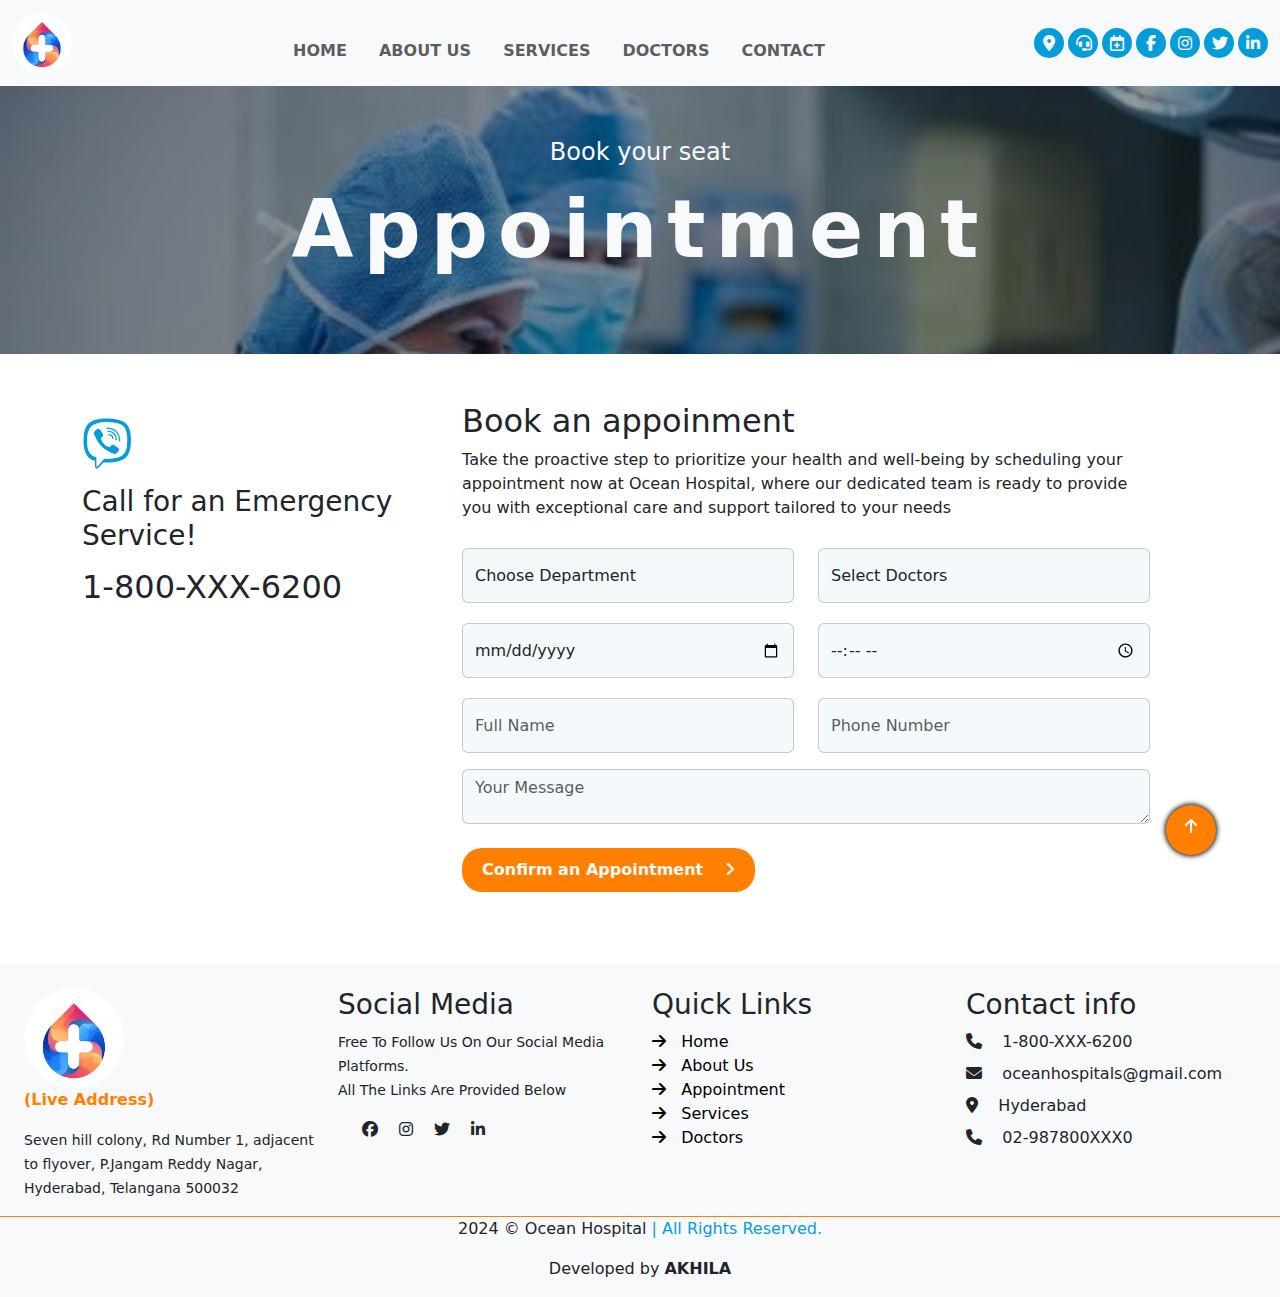
<file: Appointment.html>
<!DOCTYPE html>
<html lang="en">

<head>
    <meta charset="UTF-8">
    <meta name="viewport" content="width=device-width, initial-scale=1.0">
    <title>Ocean Hospital - Appoinment</title>
    <link rel="icon" href="./Images/logo.jpg" type="image/x-icon">
    <link href="https://cdn.jsdelivr.net/npm/bootstrap@5.3.3/dist/css/bootstrap.min.css" rel="stylesheet"
        integrity="sha384-QWTKZyjpPEjISv5WaRU9OFeRpok6YctnYmDr5pNlyT2bRjXh0JMhjY6hW+ALEwIH" crossorigin="anonymous">
    <script src="https://cdn.jsdelivr.net/npm/bootstrap@5.3.3/dist/js/bootstrap.bundle.min.js"
        integrity="sha384-YvpcrYf0tY3lHB60NNkmXc5s9fDVZLESaAA55NDzOxhy9GkcIdslK1eN7N6jIeHz"
        crossorigin="anonymous"></script>
    <link rel="stylesheet" href="https://cdnjs.cloudflare.com/ajax/libs/font-awesome/6.5.2/css/all.min.css">
    <link rel="stylesheet" href="style.css">
    <script src="script.js"></script>
</head>

<body>
    <!-- NavBar -->
    <nav class="navbar navbar-expand-lg bg-body-tertiary">
        <div class="container-fluid">
            <a class="navbar-brand" href="About.html">
                <img src="./Images/logo.jpg" width="60px" class="rounded-circle">
            </a>
            <button class="navbar-toggler" type="button" data-bs-toggle="collapse"
                data-bs-target="#navbarSupportedContent" aria-controls="navbarSupportedContent" aria-expanded="false"
                aria-label="Toggle navigation">
                <span class="navbar-toggler-icon"></span>
            </button>
            <div class="collapse navbar-collapse" id="navbarSupportedContent">
                <ul class="navbar-nav ms-auto mb-2 mb-lg-0">
                    <li class="nav-item pb-0">
                        <a class="nav-link fs-6 fw-bold pb-0 p-3 NavMap" href="index.html">HOME</a>
                    </li>
                    <li class="nav-item pb-0">
                        <a class="nav-link fs-6 fw-bold pb-0 p-3 NavMap" href="About.html">ABOUT US</a>
                    </li>
                    <li class="nav-item pb-0">
                        <a class="nav-link fs-6 fw-bold pb-0 p-3 NavMap" href="Services.html">SERVICES</a>
                    </li>
                    <li class="nav-item pb-0">
                        <a class="nav-link fs-6 fw-bold pb-0 p-3 NavMap" href="Doctors.html">DOCTORS</a>
                    </li>
                    <li class="nav-item pb-0">
                        <a class="nav-link fs-6 fw-bold pb-0 p-3 NavMap" href="#Contact">CONTACT</a>
                    </li>
                </ul>

                <ul class="navbar-nav ms-auto navbar-expand-sm navbar-expand-md d-flex flex-row">
                    <li class="nav-item text-center ms-1">
                        <a href="https://maps.app.goo.gl/6Txc3z7zQW319vzK6"
                            class="nav-link text-light pb-1 pt-1 NavIcon" target="_blank" title="Location">
                            <i class="fa-solid fa-location-dot"></i>
                        </a>
                    </li>
                    <li class="nav-item text-center ms-1">
                        <a href="tel:9988XXXX00" class="nav-link text-light pb-1 pt-1 NavIcon" title="Contact Now">
                            <i class="fa-solid fa-headset"></i>
                        </a>
                    </li>
                    <li class="nav-item text-center ms-1">
                        <a href="#" class="nav-link text-light pb-1 pt-1 NavIcon" title="Appointment">
                            <i class="fa-regular fa-calendar-plus"></i>
                        </a>
                    </li>
                    <li class="nav-item text-center ms-1">
                        <a href="https://www.facebook.com/login/" class="nav-link text-light pb-1 pt-1 NavIcon"
                            title="FaceBook" target="_blank">
                            <i class="fa-brands fa-facebook-f"></i>
                        </a>
                    </li>
                    <li class="nav-item text-center ms-1">
                        <a href="https://www.instagram.com/_oceanhospitals_/"
                            class="nav-link text-light pb-1 pt-1 NavIcon" title="Instagram" target="_blank">
                            <i class="fa-brands fa-instagram"></i>
                        </a>
                    </li>
                    <li class="nav-item text-center ms-1">
                        <a href="https://twitter.com/oceanhospitals_" class="nav-link text-light pb-1 pt-1 NavIcon"
                            title="Twitter" target="_blank">
                            <i class="fa-brands fa-twitter"></i>
                        </a>
                    </li>
                    <li class="nav-item text-center ms-1">
                        <a href="https://www.linkedin.com/in/ocean-hospitals-61148a306/"
                            class="nav-link text-light pb-1 pt-1 NavIcon" title="LinkedIn" target="_blank">
                            <i class="fa-brands fa-linkedin-in"></i>
                        </a>
                    </li>
                </ul>
            </div>
        </div>
    </nav>

    <!-- content -->

    <div class="text-center text-light container-fluid p-0 intro">
        <div class="m-0 pt-5 pb-5 title">
            <p class="mb-0 fs-4">Book your seat</p>
            <p class="fw-bold introText">Appointment</p>
        </div>
    </div>

    <div class="container mt-5 mb-5 m-0 mx-auto appoinment">
        <div class="row">
            <div class="col-lg-4">
                <div class="mt-3">
                    <div class="feature-icon mb-3">
                        <i class="fa-brands fa-viber"></i>
                    </div>
                    <h3>Call for an Emergency Service!</h3>
                    <h2 class="text-color mt-3">1-800-XXX-6200</h2>
                </div>
            </div>

            <div class="col-lg-8">
                <div class="mt-5 mt-lg-0 pe-lg-5">
                    <h2 class="mb-2 title-color">Book an appoinment</h2>
                    <p class="mb-4">Take the proactive step to prioritize your health and well-being by scheduling your
                        appointment now at Ocean Hospital, where our dedicated team is ready to provide you with
                        exceptional care and support tailored to your needs</p>
                    <form id="#" class="appoinment-form" method="post" action="#">
                        <div class="row">
                            <div class="col-lg-6 mb-3 mt-1">
                                <div class="form-group">
                                    <select class="form-control" required>
                                        <option>Choose Department</option>
                                        <option>Pediatrician</option>
                                        <option>Cardiology</option>
                                        <option>Merternity</option>
                                        <option>Dermatology</option>
                                        <option>Oncology</option>
                                        <option>ENT services</option>
                                        <option>Gastroenterology</option>
                                        <option>Dentistry</option>
                                        <option>Psychiatry</option>
                                        <option>Orthopaedic</option>
                                    </select>
                                </div>
                            </div>
                            <div class="col-lg-6 mb-3 mt-1">
                                <div class="form-group">
                                    <select class=" form-control" required>
                                        <option>Select Doctors</option>
                                        <option>Dr.John Doe</option>
                                        <option>Dr.John Doe</option>
                                        <option>Dr.John Doe</option>
                                        <option>Dr.John Doe</option>
                                        <option>Dr.John Doe</option>
                                        <option>Dr.John Doe</option>
                                    </select>
                                </div>
                            </div>

                            <div class="col-lg-6 mb-3 mt-1">
                                <div class="form-group">
                                    <input name="date" id="date" type="date" class="form-control"
                                        placeholder="dd/mm/yyyy" required>
                                </div>
                            </div>

                            <div class="col-lg-6 mb-3 mt-1">
                                <div class="form-group">
                                    <input name="time" id="time" type="time" class="form-control" placeholder="Time"
                                        required>
                                </div>
                            </div>
                            <div class="col-lg-6 mb-3 mt-1">
                                <div class="form-group">
                                    <input name="name" id="name" type="text" class="form-control"
                                        placeholder="Full Name" required>
                                </div>
                            </div>

                            <div class="col-lg-6 mb-3 mt-1">
                                <div class="form-group">
                                    <input name="phone" id="phone" type="text" class="form-control"
                                        placeholder="Phone Number" required>
                                </div>
                            </div>
                        </div>
                        <div class="form-group-2 mb-4">
                            <textarea name="message" id="message" class="form-control" rows="6"
                                placeholder="Your Message"></textarea>
                        </div>

                        <button type="submit" class="text-light fw-bold Appointment">Confirm an
                            Appointment <i class="fa-solid fa-angle-right ms-3"></i></button>

                    </form>
                </div>
            </div>
        </div>
    </div>


    <!-- for fixed sticker to nav to the top-->
    <div class="text-center ArrowToTop">
        <a href="#" class="text-decoration-none text-light">
            <i class="fa-solid fa-arrow-up"></i>
        </a>
    </div>
    <br>

    <!-- contact -->
    <div class="container-fluid bg-body-tertiary m-0" id="Contact">
        <br>
        <div class="row m-0">

            <div class="col-12 col-sm-12 col-md-6 col-lg-6 col-xl-3 col-xxl-3 mx-auto">
                <a href="https://maps.app.goo.gl/6Txc3z7zQW319vzK6" class="text-decoration-none" target="_blank">
                    <img src="./Images/logo.jpg" alt="Logo..." width="100px" class="rounded-circle">
                    <p class="fw-bold Live">(Live Address)</p>
                </a>
                <p class="pe-none"><small>Seven hill colony, Rd Number 1, adjacent to flyover, P.Jangam Reddy Nagar,
                        Hyderabad,
                        Telangana 500032</small></p>

            </div>

            <div class="col-12 col-sm-12 col-md-6 col-lg-6 col-xl-3 col-xxl-3 mx-auto">
                <h3>Social Media</h3>
                <p class="pe-none"><small>Free To Follow Us On Our Social Media Platforms.<br>All The Links Are Provided
                        Below</small></p>
                <section class="m-4 mt-1">
                    <a class="text-decoration-none text-dark me-3" href="https://www.facebook.com/login/"
                        target="_blank">
                        <i class="fa-brands fa-facebook ICONS"></i></a>
                    <a class="text-decoration-none text-dark me-3" href="https://www.instagram.com/_oceanhospitals_/"
                        target="_blank">
                        <i class="fa-brands fa-instagram ICONS"></i></a>
                    <a class="text-decoration-none text-dark me-3" href="https://twitter.com/oceanhospitals_"
                        target="_blank"><i class="fa-brands fa-twitter ICONS"></i></a>
                    <a class="text-decoration-none text-dark me-3"
                        href="https://www.linkedin.com/in/ocean-hospitals-61148a306/" target="_blank"><i
                            class="fa-brands fa-linkedin-in ICONS"></i></a>
                </section>
            </div>

            <div class="col-12 col-sm-12 col-md-6 col-lg-6 col-xl-3 col-xxl-3 mx-auto">
                <h3>Quick Links</h3>
                <section class="mt-1 ms-0 m-4">
                    <div>
                        <a class="text-decoration-none links" href="index.html">
                            <i class="fa-solid fa-arrow-right"></i>&nbsp; &nbsp;Home
                        </a>
                    </div>
                    <div>
                        <a class="text-decoration-none links" href="About.html">
                            <i class="fa-solid fa-arrow-right"></i>&nbsp; &nbsp;About Us
                        </a>
                    </div>
                    <div>
                        <a class="text-decoration-none links" href="#">
                            <i class="fa-solid fa-arrow-right"></i>&nbsp; &nbsp;Appointment
                        </a>
                    </div>
                    <div>
                        <a class="text-decoration-none links" href="Services.html">
                            <i class="fa-solid fa-arrow-right"></i>&nbsp; &nbsp;Services
                        </a>
                    </div>
                    <div>
                        <a class="text-decoration-none links" href="Doctors.html">
                            <i class="fa-solid fa-arrow-right"></i>&nbsp; &nbsp;Doctors
                        </a>
                    </div>
                </section>
            </div>

            <div class="col-12 col-sm-12 col-md-6 col-lg-6 col-xl-3 col-xxl-3 mx-auto">
                <h3>Contact info</h3>
                <section class="mt-1 ms-0 m-4">
                    <div class="mt-2">
                        <a href="tel:9988XXXX00" class="text-decoration-none text-dark">
                            <i class="fa-solid fa-phone ICONS"></i>&nbsp; &nbsp; 1-800-XXX-6200
                        </a>
                    </div>
                    <div class="mt-2">
                        <a href="mailto:forpurpose1112@gmail.com" class="text-decoration-none text-dark">
                            <i class="fa-solid fa-envelope ICONS"></i>&nbsp; &nbsp; oceanhospitals@gmail.com
                        </a>
                    </div>
                    <div class="mt-2">
                        <a href="https://maps.app.goo.gl/6Txc3z7zQW319vzK6" class="text-dark text-decoration-none"
                            target="_blank">
                            <i class="fa-solid fa-location-dot ICONS"></i>&nbsp; &nbsp; Hyderabad
                        </a>
                    </div>
                    <div class="mt-2">
                        <a href="tel:987800XXX0" class="text-dark text-decoration-none">
                            <i class="fa-solid fa-phone ICONS"></i>&nbsp; &nbsp; 02-987800XXX0
                        </a>
                    </div>
                </section>
            </div>
        </div>

    </div>

    <div class="container-fluid bg-body-tertiary" id="ForRights">
        <div class="row">
            <div class="text-center">
                <p>2024 &copy; Ocean Hospital <span class="foot">| All Rights Reserved.</span></p>
                <p>Developed by <b>AKHILA</b></p>
            </div>
        </div>
    </div>
</body>

</html>
</file>
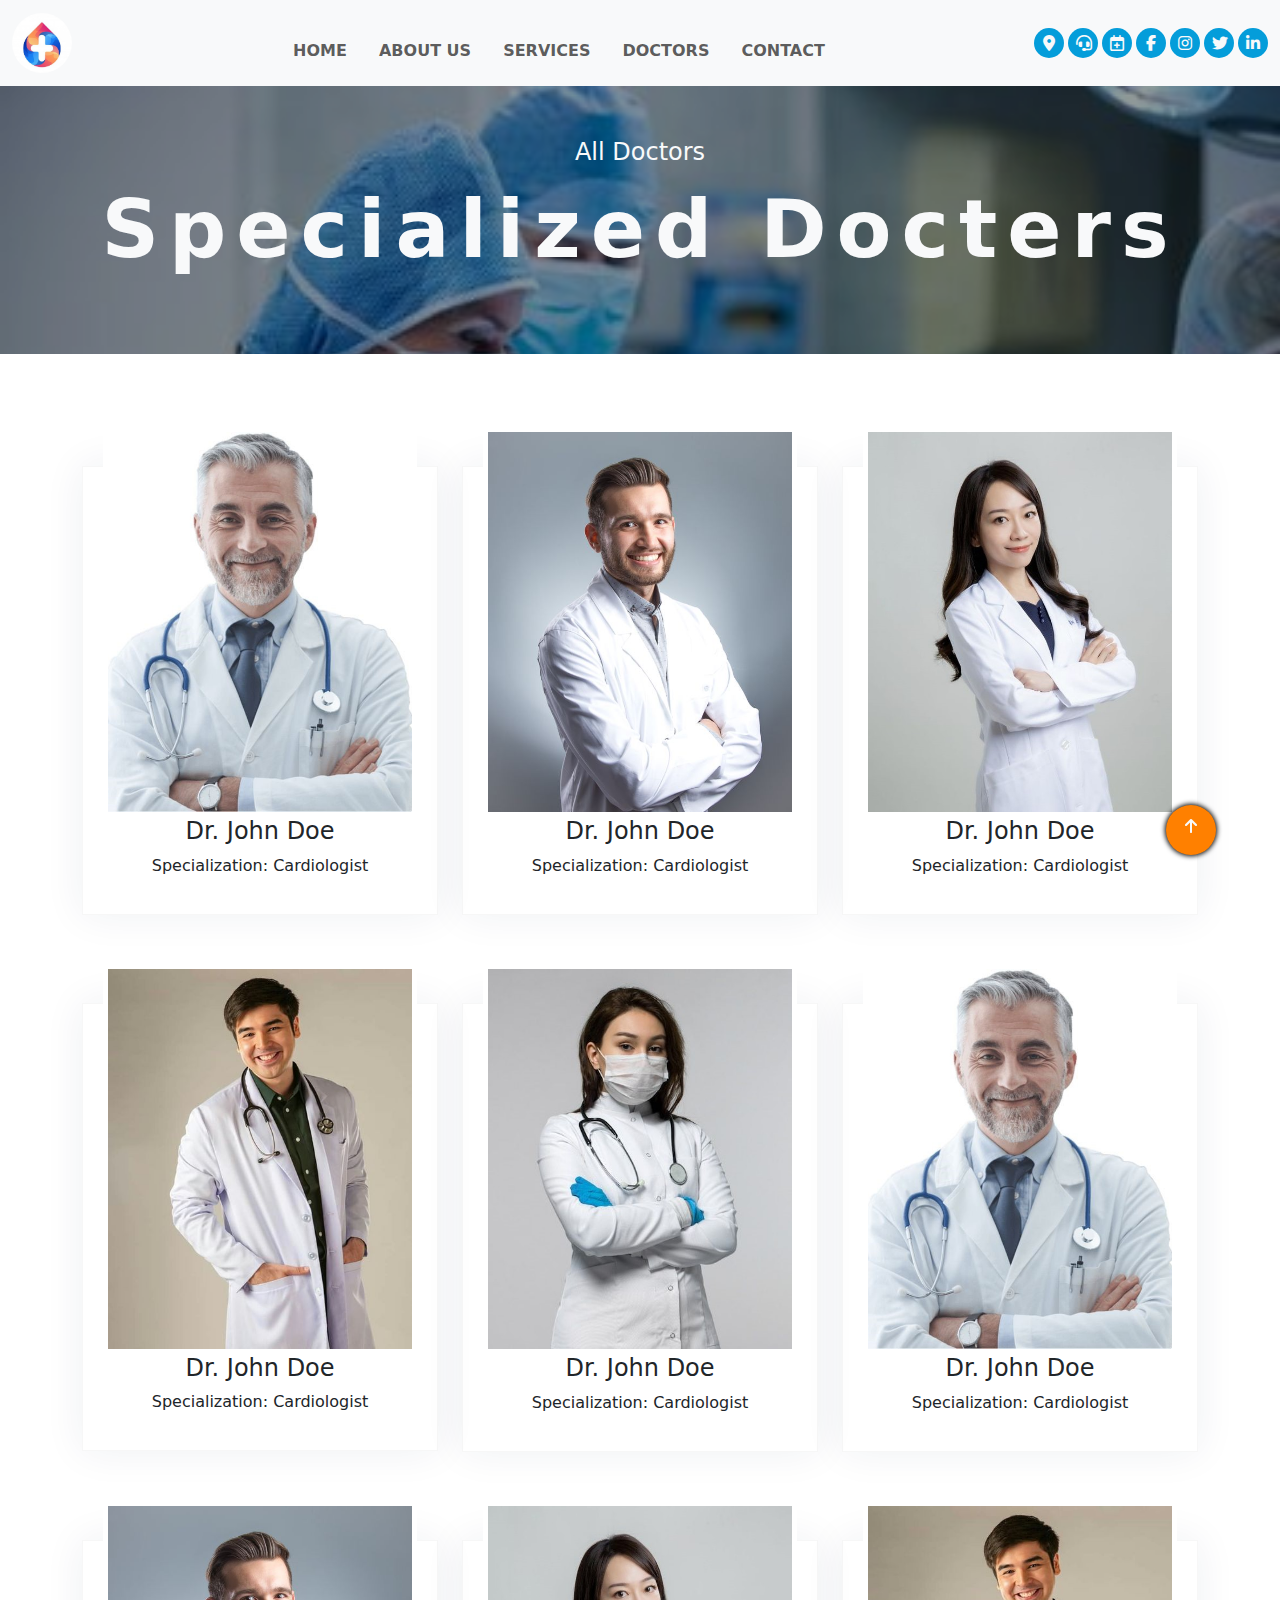
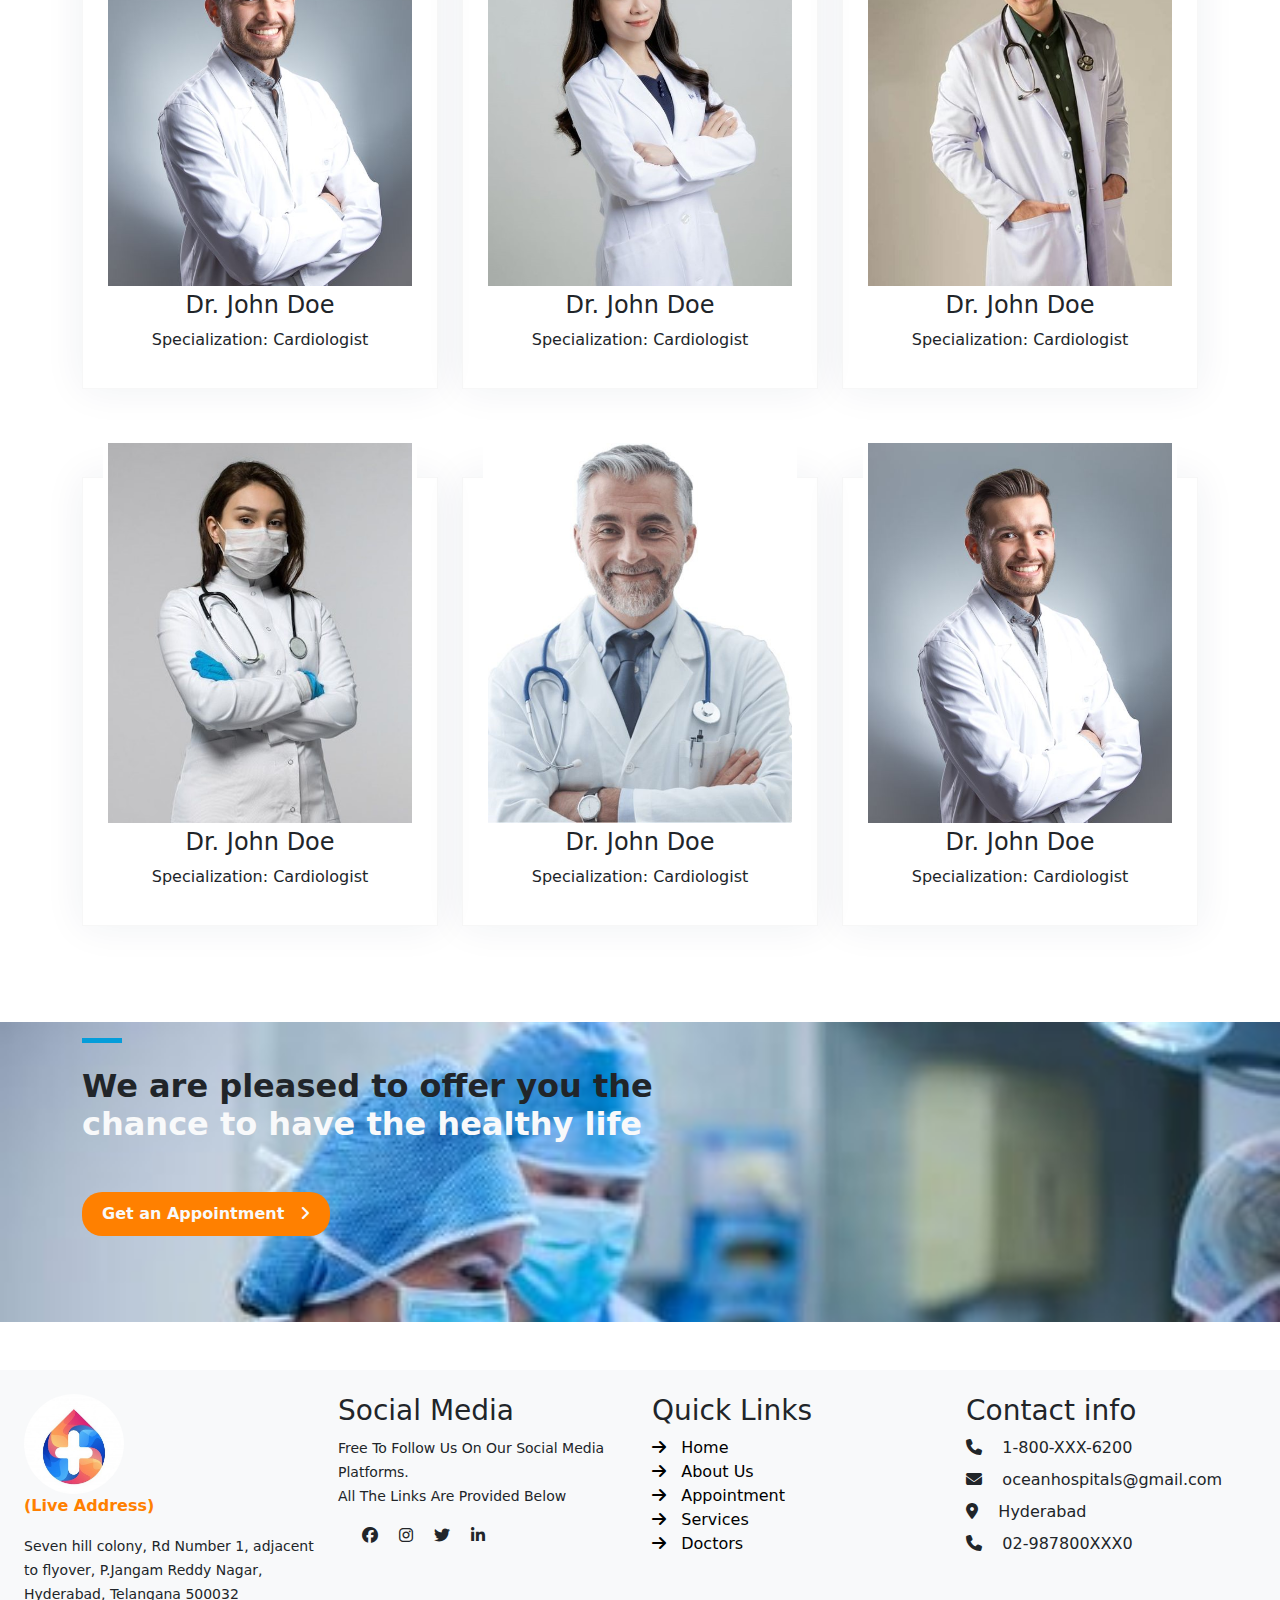
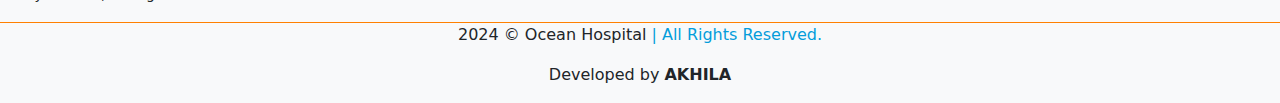
<file: Doctors.html>
<!DOCTYPE html>
<html lang="en">

<head>
    <meta charset="UTF-8">
    <meta name="viewport" content="width=device-width, initial-scale=1.0">
    <title>Ocean Hospital - Doctors</title>
    <link rel="icon" href="./Images/logo.jpg" type="image/x-icon">
    <link href="https://cdn.jsdelivr.net/npm/bootstrap@5.3.3/dist/css/bootstrap.min.css" rel="stylesheet"
        integrity="sha384-QWTKZyjpPEjISv5WaRU9OFeRpok6YctnYmDr5pNlyT2bRjXh0JMhjY6hW+ALEwIH" crossorigin="anonymous">
    <script src="https://cdn.jsdelivr.net/npm/bootstrap@5.3.3/dist/js/bootstrap.bundle.min.js"
        integrity="sha384-YvpcrYf0tY3lHB60NNkmXc5s9fDVZLESaAA55NDzOxhy9GkcIdslK1eN7N6jIeHz"
        crossorigin="anonymous"></script>
    <link rel="stylesheet" href="https://cdnjs.cloudflare.com/ajax/libs/font-awesome/6.5.2/css/all.min.css">
    <link rel="stylesheet" href="style.css">
    <script src="script.js"></script>
</head>

<body>
    <!-- NavBar -->
    <nav class="navbar navbar-expand-lg bg-body-tertiary">
        <div class="container-fluid">
            <a class="navbar-brand" href="About.html">
                <img src="./Images/logo.jpg" width="60px" class="rounded-circle">
            </a>
            <button class="navbar-toggler" type="button" data-bs-toggle="collapse"
                data-bs-target="#navbarSupportedContent" aria-controls="navbarSupportedContent" aria-expanded="false"
                aria-label="Toggle navigation">
                <span class="navbar-toggler-icon"></span>
            </button>
            <div class="collapse navbar-collapse" id="navbarSupportedContent">
                <ul class="navbar-nav ms-auto mb-2 mb-lg-0">
                    <li class="nav-item pb-0">
                        <a class="nav-link fs-6 fw-bold pb-0 p-3 NavMap" href="index.html">HOME</a>
                    </li>
                    <li class="nav-item pb-0">
                        <a class="nav-link fs-6 fw-bold pb-0 p-3 NavMap" href="About.html">ABOUT US</a>
                    </li>
                    <li class="nav-item pb-0">
                        <a class="nav-link fs-6 fw-bold pb-0 p-3 NavMap" href="Services.html">SERVICES</a>
                    </li>
                    <li class="nav-item pb-0">
                        <a class="nav-link fs-6 fw-bold pb-0 p-3 NavMap" href="#">DOCTORS</a>
                    </li>
                    <li class="nav-item pb-0">
                        <a class="nav-link fs-6 fw-bold pb-0 p-3 NavMap" href="#Contact">CONTACT</a>
                    </li>
                </ul>
                <ul class="navbar-nav ms-auto navbar-expand-sm navbar-expand-md d-flex flex-row">
                    <li class="nav-item text-center ms-1">
                        <a href="https://maps.app.goo.gl/6Txc3z7zQW319vzK6"
                            class="nav-link text-light pb-1 pt-1 NavIcon" target="_blank" title="Location">
                            <i class="fa-solid fa-location-dot"></i>
                        </a>
                    </li>
                    <li class="nav-item text-center ms-1">
                        <a href="tel:9988XXXX00" class="nav-link text-light pb-1 pt-1 NavIcon" title="Contact Now">
                            <i class="fa-solid fa-headset"></i>
                        </a>
                    </li>
                    <li class="nav-item text-center ms-1">
                        <a href="Appointment.html" class="nav-link text-light pb-1 pt-1 NavIcon" title="Appointment">
                            <i class="fa-regular fa-calendar-plus"></i>
                        </a>
                    </li>
                    <li class="nav-item text-center ms-1">
                        <a href="https://www.facebook.com/login/" class="nav-link text-light pb-1 pt-1 NavIcon"
                            title="FaceBook" target="_blank">
                            <i class="fa-brands fa-facebook-f"></i>
                        </a>
                    </li>
                    <li class="nav-item text-center ms-1">
                        <a href="https://www.instagram.com/_oceanhospitals_/"
                            class="nav-link text-light pb-1 pt-1 NavIcon" title="Instagram" target="_blank">
                            <i class="fa-brands fa-instagram"></i>
                        </a>
                    </li>
                    <li class="nav-item text-center ms-1">
                        <a href="https://twitter.com/oceanhospitals_" class="nav-link text-light pb-1 pt-1 NavIcon"
                            title="Twitter" target="_blank">
                            <i class="fa-brands fa-twitter"></i>
                        </a>
                    </li>
                    <li class="nav-item text-center ms-1">
                        <a href="https://www.linkedin.com/in/ocean-hospitals-61148a306/"
                            class="nav-link text-light pb-1 pt-1 NavIcon" title="LinkedIn" target="_blank">
                            <i class="fa-brands fa-linkedin-in"></i>
                        </a>
                    </li>
                </ul>
            </div>
        </div>
    </nav>

    <!-- content -->
    <div class="text-center text-light container-fluid p-0 intro">
        <div class="m-0 pt-5 pb-5 title">
            <p class="mb-0 fs-4">All Doctors</p>
            <p class="fw-bold introText">Specialized Docters</p>
        </div>
    </div><br>

    <div class="container mt-5 mb-5">
        <div class="row">
            <div class="col-lg-4 col-md-6 col-sm-6">
                <div class="service-block mb-5">
                    <img src="./Images/Doctor1.jpg" alt="" class="img-fluid">
                    <div class="text-center DoctorInfo">
                        <h4>Dr. John Doe</h4>
                        <p>Specialization: Cardiologist</p>
                    </div>
                </div>
            </div>

            <div class="col-lg-4 col-md-6 col-sm-6">
                <div class="service-block mb-5">
                    <img src="./Images/Doctor2.jpg" alt="" class="img-fluid">
                    <div class="text-center DoctorInfo">
                        <h4>Dr. John Doe</h4>
                        <p>Specialization: Cardiologist</p>
                    </div>
                </div>
            </div>

            <div class="col-lg-4 col-md-6 col-sm-6">
                <div class="service-block mb-5">
                    <img src="./Images/Doctor3.jpg" alt="" class="img-fluid">
                    <div class="text-center DoctorInfo">
                        <h4>Dr. John Doe</h4>
                        <p>Specialization: Cardiologist</p>
                    </div>
                </div>
            </div>

            <div class="col-lg-4 col-md-6 col-sm-6">
                <div class="service-block mb-5">
                    <img src="./Images/Doctor4.jpg" alt="" class="img-fluid">
                    <div class="text-center DoctorInfo">
                        <h4>Dr. John Doe</h4>
                        <p>Specialization: Cardiologist</p>
                    </div>
                </div>
            </div>

            <div class="col-lg-4 col-md-6 col-sm-6">
                <div class="service-block mb-5">
                    <img src="./Images/Doctor5.jpg" alt="" class="img-fluid">
                    <div class="text-center DoctorInfo">
                        <h4>Dr. John Doe</h4>
                        <p>Specialization: Cardiologist</p>
                    </div>
                </div>
            </div>
            
<div class="col-lg-4 col-md-6 col-sm-6">
                <div class="service-block mb-5">
                    <img src="./Images/Doctor1.jpg" alt="" class="img-fluid">
                    <div class="text-center DoctorInfo">
                        <h4>Dr. John Doe</h4>
                        <p>Specialization: Cardiologist</p>
                    </div>
                </div>
            </div>

            <div class="col-lg-4 col-md-6 col-sm-6">
                <div class="service-block mb-5">
                    <img src="./Images/Doctor2.jpg" alt="" class="img-fluid">
                    <div class="text-center DoctorInfo">
                        <h4>Dr. John Doe</h4>
                        <p>Specialization: Cardiologist</p>
                    </div>
                </div>
            </div>

            <div class="col-lg-4 col-md-6 col-sm-6">
                <div class="service-block mb-5">
                    <img src="./Images/Doctor3.jpg" alt="" class="img-fluid">
                    <div class="text-center DoctorInfo">
                        <h4>Dr. John Doe</h4>
                        <p>Specialization: Cardiologist</p>
                    </div>
                </div>
            </div>

            <div class="col-lg-4 col-md-6 col-sm-6">
                <div class="service-block mb-5">
                    <img src="./Images/Doctor4.jpg" alt="" class="img-fluid">
                    <div class="text-center DoctorInfo">
                        <h4>Dr. John Doe</h4>
                        <p>Specialization: Cardiologist</p>
                    </div>
                </div>
            </div>

            <div class="col-lg-4 col-md-6 col-sm-6">
                <div class="service-block mb-5">
                    <img src="./Images/Doctor5.jpg" alt="" class="img-fluid">
                    <div class="text-center DoctorInfo">
                        <h4>Dr. John Doe</h4>
                        <p>Specialization: Cardiologist</p>
                    </div>
                </div>
            </div>

            <div class="col-lg-4 col-md-6 col-sm-6">
                <div class="service-block mb-5">
                    <img src="./Images/Doctor1.jpg" alt="" class="img-fluid">
                    <div class="text-center DoctorInfo">
                        <h4>Dr. John Doe</h4>
                        <p>Specialization: Cardiologist</p>
                    </div>
                </div>
            </div>

            <div class="col-lg-4 col-md-6 col-sm-6">
                <div class="service-block mb-5">
                    <img src="./Images/Doctor2.jpg" alt="" class="img-fluid">
                    <div class="text-center DoctorInfo">
                        <h4>Dr. John Doe</h4>
                        <p>Specialization: Cardiologist</p>
                    </div>
                </div>
            </div>
            
        </div>
    </div>

    <!-- for fixed sticker to nav to the top-->
    <div class="text-center ArrowToTop">
        <a href="#" class="text-decoration-none text-light">
            <i class="fa-solid fa-arrow-up"></i>
        </a>
    </div>

    <div class="container-fluid pt-3 pb-3 mt-4 mb-4 servicesAppointment">
        <div class="container">
            <div class="row">
                <div class="col-lg-7">
                    <div class="cta-content">
                        <div class="divider mb-4"></div>
                        <h2 class="mb-5 text-lg fw-bold">We are pleased to offer you the <span class="text-light">chance
                                to have the healthy life</span></h2>
                        <a href="Appointment.html">
                            <button type="button" class="text-light fw-bold Appointment">
                                Get an Appointment<i class="fa-solid fa-angle-right ms-3"></i></button>
                        </a>
                    </div>
                </div>
            </div>
        </div>
    </div><br>

    <!-- Contact -->
    <div class="container-fluid bg-body-tertiary m-0" id="Contact">
        <br>
        <div class="row m-0">

            <div class="col-12 col-sm-12 col-md-6 col-lg-6 col-xl-3 col-xxl-3 mx-auto">
                <a href="https://maps.app.goo.gl/6Txc3z7zQW319vzK6" class="text-decoration-none" target="_blank">
                    <img src="./Images/logo.jpg" alt="Logo..." width="100px" class="rounded-circle">
                    <p class="fw-bold Live">(Live Address)</p>
                </a>
                <p class="pe-none"><small>Seven hill colony, Rd Number 1, adjacent to flyover, P.Jangam Reddy Nagar,
                        Hyderabad,
                        Telangana 500032</small></p>

            </div>

            <div class="col-12 col-sm-12 col-md-6 col-lg-6 col-xl-3 col-xxl-3 mx-auto">
                <h3>Social Media</h3>
                <p class="pe-none"><small>Free To Follow Us On Our Social Media Platforms.<br>All The Links Are Provided
                        Below</small></p>
                <section class="m-4 mt-1">
                    <a class="text-decoration-none text-dark me-3" href="https://www.facebook.com/login/"
                        target="_blank">
                        <i class="fa-brands fa-facebook ICONS"></i></a>
                    <a class="text-decoration-none text-dark me-3" href="https://www.instagram.com/_oceanhospitals_/"
                        target="_blank">
                        <i class="fa-brands fa-instagram ICONS"></i></a>
                    <a class="text-decoration-none text-dark me-3" href="https://twitter.com/oceanhospitals_"
                        target="_blank"><i class="fa-brands fa-twitter ICONS"></i></a>
                    <a class="text-decoration-none text-dark me-3"
                        href="https://www.linkedin.com/in/ocean-hospitals-61148a306/" target="_blank"><i
                            class="fa-brands fa-linkedin-in ICONS"></i></a>
                </section>
            </div>

            <div class="col-12 col-sm-12 col-md-6 col-lg-6 col-xl-3 col-xxl-3 mx-auto">
                <h3>Quick Links</h3>
                <section class="mt-1 ms-0 m-4">
                    <div>
                        <a class="text-decoration-none links" href="index.html">
                            <i class="fa-solid fa-arrow-right"></i>&nbsp; &nbsp;Home
                        </a>
                    </div>
                    <div>
                        <a class="text-decoration-none links" href="About.html">
                            <i class="fa-solid fa-arrow-right"></i>&nbsp; &nbsp;About Us
                        </a>
                    </div>
                    <div>
                        <a class="text-decoration-none links" href="Appointment.html">
                            <i class="fa-solid fa-arrow-right"></i>&nbsp; &nbsp;Appointment
                        </a>
                    </div>
                    <div>
                        <a class="text-decoration-none links" href="Services.html">
                            <i class="fa-solid fa-arrow-right"></i>&nbsp; &nbsp;Services
                        </a>
                    </div>
                    <div>
                        <a class="text-decoration-none links" href="#">
                            <i class="fa-solid fa-arrow-right"></i>&nbsp; &nbsp;Doctors
                        </a>
                    </div>
                </section>
            </div>

            <div class="col-12 col-sm-12 col-md-6 col-lg-6 col-xl-3 col-xxl-3 mx-auto">
                <h3>Contact info</h3>
                <section class="mt-1 ms-0 m-4">
                    <div class="mt-2">
                        <a href="tel:9988XXXX00" class="text-decoration-none text-dark">
                            <i class="fa-solid fa-phone ICONS"></i>&nbsp; &nbsp; 1-800-XXX-6200
                        </a>
                    </div>
                    <div class="mt-2">
                        <a href="mailto:forpurpose1112@gmail.com" class="text-decoration-none text-dark">
                            <i class="fa-solid fa-envelope ICONS"></i>&nbsp; &nbsp; oceanhospitals@gmail.com
                        </a>
                    </div>
                    <div class="mt-2">
                        <a href="https://maps.app.goo.gl/6Txc3z7zQW319vzK6" class="text-dark text-decoration-none"
                            target="_blank">
                            <i class="fa-solid fa-location-dot ICONS"></i>&nbsp; &nbsp; Hyderabad
                        </a>
                    </div>
                    <div class="mt-2">
                        <a href="tel:987800XXX0" class="text-dark text-decoration-none">
                            <i class="fa-solid fa-phone ICONS"></i>&nbsp; &nbsp; 02-987800XXX0
                        </a>
                    </div>
                </section>
            </div>
        </div>

    </div>

    <div class="container-fluid bg-body-tertiary" id="ForRights">
        <div class="row">
            <div class="text-center">
                <p>2024 &copy; Ocean Hospital <span class="foot">| All Rights Reserved.</span></p>
                <p>Developed by <b>AKHILA</b></p>
            </div>
        </div>
    </div>
</body>

</html>
</file>
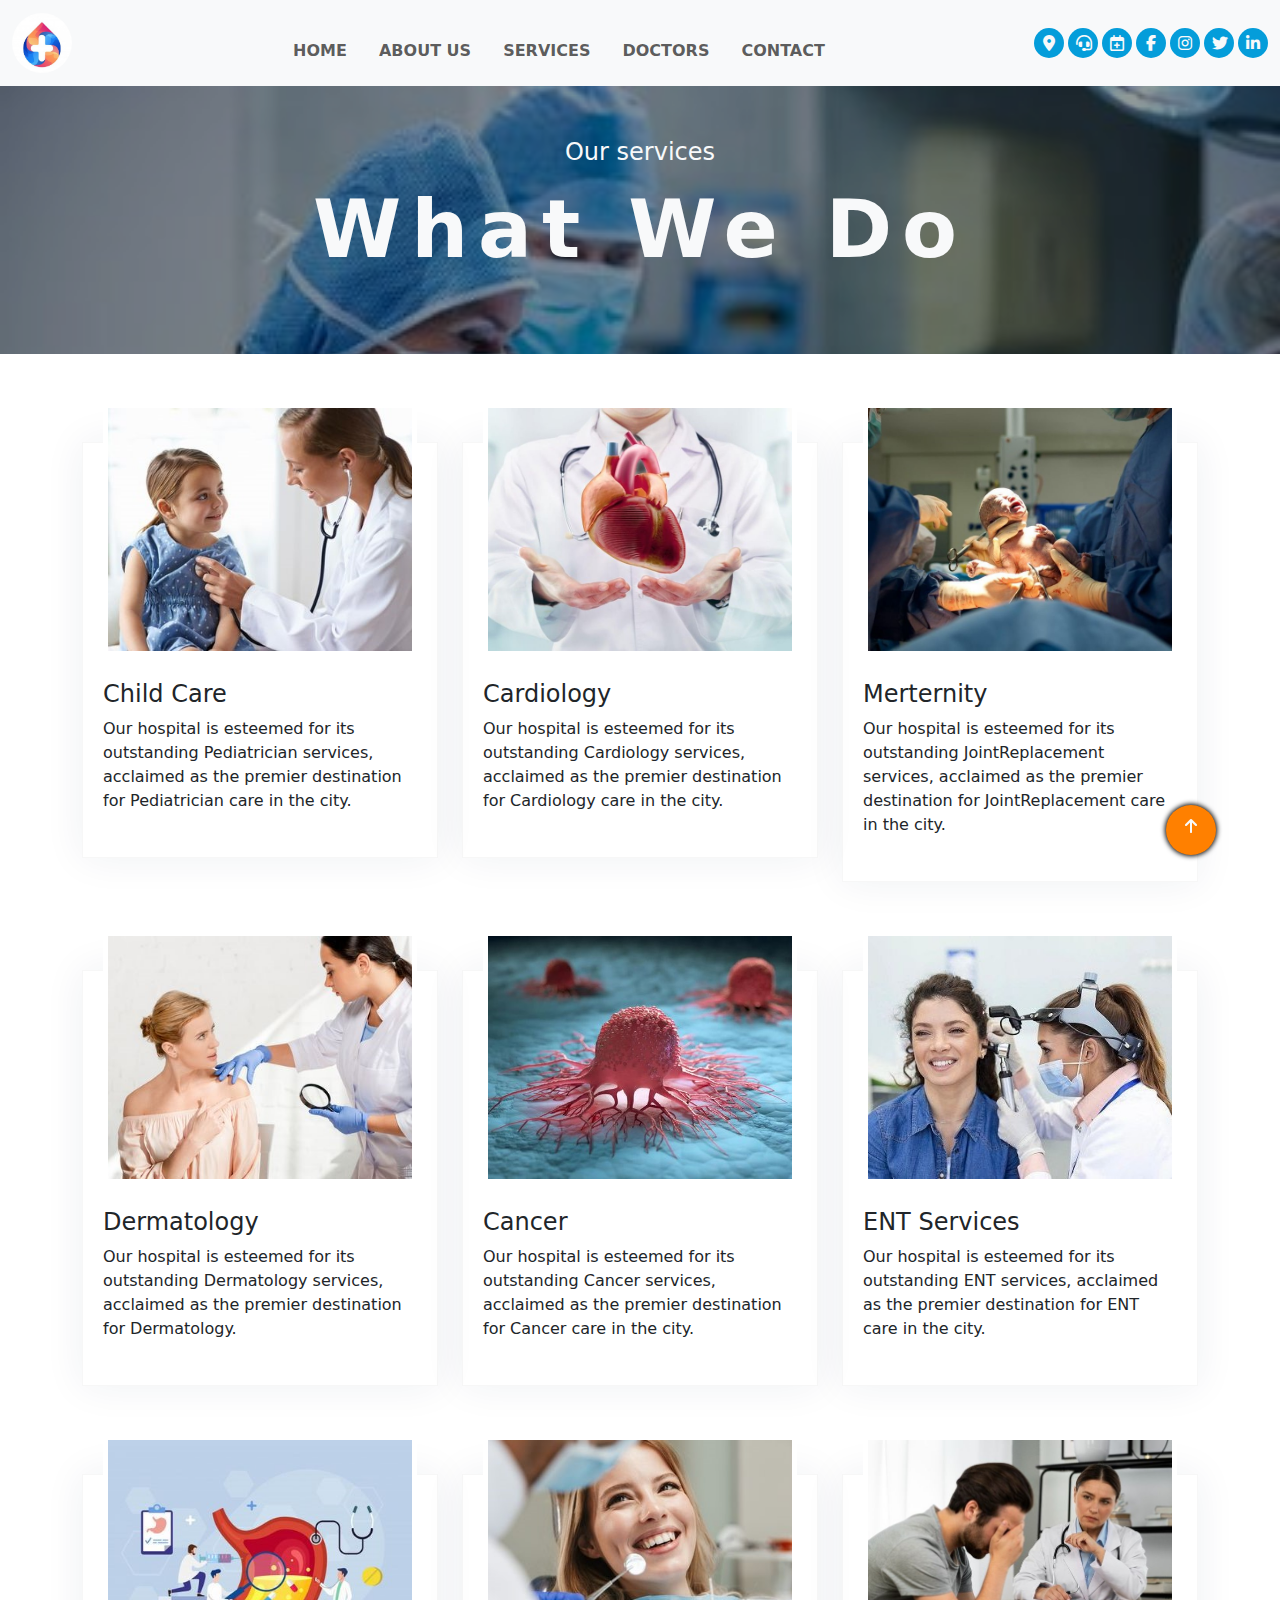
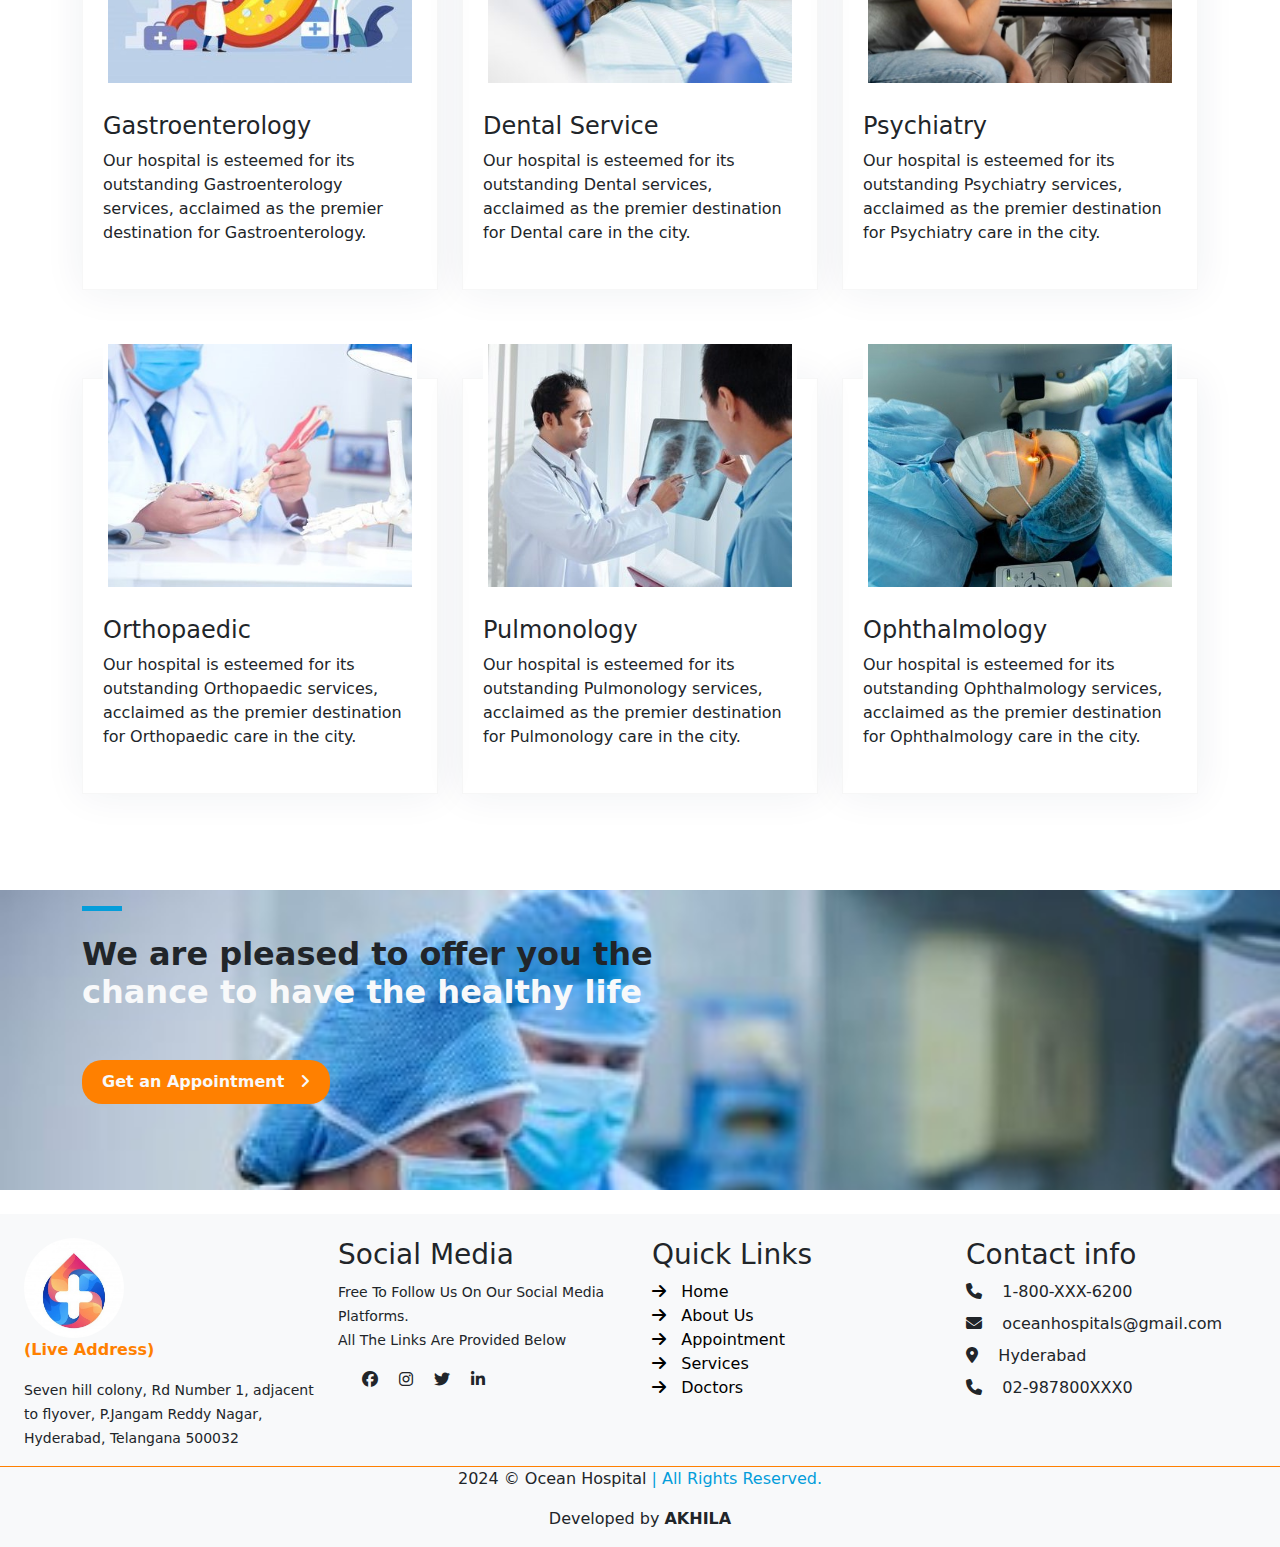
<file: Services.html>
<!DOCTYPE html>
<html lang="en">

<head>
    <meta charset="UTF-8">
    <meta name="viewport" content="width=device-width, initial-scale=1.0">
    <title>Ocean Hospital - Services</title>
    <link rel="icon" href="./Images/logo.jpg" type="image/x-icon">
    <link href="https://cdn.jsdelivr.net/npm/bootstrap@5.3.3/dist/css/bootstrap.min.css" rel="stylesheet"
        integrity="sha384-QWTKZyjpPEjISv5WaRU9OFeRpok6YctnYmDr5pNlyT2bRjXh0JMhjY6hW+ALEwIH" crossorigin="anonymous">
    <script src="https://cdn.jsdelivr.net/npm/bootstrap@5.3.3/dist/js/bootstrap.bundle.min.js"
        integrity="sha384-YvpcrYf0tY3lHB60NNkmXc5s9fDVZLESaAA55NDzOxhy9GkcIdslK1eN7N6jIeHz"
        crossorigin="anonymous"></script>
    <link rel="stylesheet" href="https://cdnjs.cloudflare.com/ajax/libs/font-awesome/6.5.2/css/all.min.css">
    <link rel="stylesheet" href="style.css">
    <script src="script.js"></script>
</head>

<body>
    <!-- NavBar -->
    <nav class="navbar navbar-expand-lg bg-body-tertiary">
        <div class="container-fluid">
            <a class="navbar-brand" href="About.html">
                <img src="./Images/logo.jpg" width="60px" class="rounded-circle">
            </a>
            <button class="navbar-toggler" type="button" data-bs-toggle="collapse"
                data-bs-target="#navbarSupportedContent" aria-controls="navbarSupportedContent" aria-expanded="false"
                aria-label="Toggle navigation">
                <span class="navbar-toggler-icon"></span>
            </button>
            <div class="collapse navbar-collapse" id="navbarSupportedContent">
                <ul class="navbar-nav ms-auto mb-2 mb-lg-0">
                    <li class="nav-item pb-0">
                        <a class="nav-link fs-6 fw-bold pb-0 p-3 NavMap" href="index.html">HOME</a>
                    </li>
                    <li class="nav-item pb-0">
                        <a class="nav-link fs-6 fw-bold pb-0 p-3 NavMap" href="About.html">ABOUT US</a>
                    </li>
                    <li class="nav-item pb-0">
                        <a class="nav-link fs-6 fw-bold pb-0 p-3 NavMap" href="#">SERVICES</a>
                    </li>
                    <li class="nav-item pb-0">
                        <a class="nav-link fs-6 fw-bold pb-0 p-3 NavMap" href="Doctors.html">DOCTORS</a>
                    </li>
                    <li class="nav-item pb-0">
                        <a class="nav-link fs-6 fw-bold pb-0 p-3 NavMap" href="#Contact">CONTACT</a>
                    </li>
                </ul>
                <ul class="navbar-nav ms-auto navbar-expand-sm navbar-expand-md d-flex flex-row">
                    <li class="nav-item text-center ms-1">
                        <a href="https://maps.app.goo.gl/6Txc3z7zQW319vzK6"
                            class="nav-link text-light pb-1 pt-1 NavIcon" target="_blank" title="Location">
                            <i class="fa-solid fa-location-dot"></i>
                        </a>
                    </li>
                    <li class="nav-item text-center ms-1">
                        <a href="tel:9988XXXX00" class="nav-link text-light pb-1 pt-1 NavIcon" title="Contact Now">
                            <i class="fa-solid fa-headset"></i>
                        </a>
                    </li>
                    <li class="nav-item text-center ms-1">
                        <a href="Appointment.html" class="nav-link text-light pb-1 pt-1 NavIcon" title="Appointment">
                            <i class="fa-regular fa-calendar-plus"></i>
                        </a>
                    </li>
                    <li class="nav-item text-center ms-1">
                        <a href="https://www.facebook.com/login/" class="nav-link text-light pb-1 pt-1 NavIcon"
                            title="FaceBook" target="_blank">
                            <i class="fa-brands fa-facebook-f"></i>
                        </a>
                    </li>
                    <li class="nav-item text-center ms-1">
                        <a href="https://www.instagram.com/_oceanhospitals_/"
                            class="nav-link text-light pb-1 pt-1 NavIcon" title="Instagram" target="_blank">
                            <i class="fa-brands fa-instagram"></i>
                        </a>
                    </li>
                    <li class="nav-item text-center ms-1">
                        <a href="https://twitter.com/oceanhospitals_" class="nav-link text-light pb-1 pt-1 NavIcon"
                            title="Twitter" target="_blank">
                            <i class="fa-brands fa-twitter"></i>
                        </a>
                    </li>
                    <li class="nav-item text-center ms-1">
                        <a href="https://www.linkedin.com/in/ocean-hospitals-61148a306/"
                            class="nav-link text-light pb-1 pt-1 NavIcon" title="LinkedIn" target="_blank">
                            <i class="fa-brands fa-linkedin-in"></i>
                        </a>
                    </li>
                </ul>
            </div>
        </div>
    </nav>

    <!-- content -->
    <div class="text-center text-light container-fluid p-0 intro">
        <div class="m-0 pt-5 pb-5 title">
            <p class="mb-0 fs-4">Our services</p>
            <p class="fw-bold introText">What We Do</p>
        </div>
    </div>

    <div class="container mt-5 mb-5">
        <div class="row">

            <div class="col-lg-4 col-md-6 col-sm-6">
                <div class="service-block mb-5" onclick="popup('popbox1');">
                    <img src="./Images/ChildCare.jpg" alt="" class="img-fluid">
                    <div class="content">
                        <h4 class="mt-4 mb-2 title-color">Child Care</h4>
                        <p class="mb-4">Our hospital is esteemed for its outstanding Pediatrician services, acclaimed as
                            the premier destination for Pediatrician care in the city.</p>
                    </div>
                </div>
            </div>

            <div class="popbox text-white" id="popbox1">
                <span onclick="popclose('popbox1');" class="fw-bold closing">X</span>
                <div class="container text-white p-3">
                    <div class="row">
                        <img src="./Images/ChildCare.jpg"
                            class="float-start col-sm-12 col-md-6 col-lg-6 col-xl-4 col-xxl-4 mx-auto mb-1 popimg">
                        <div class="float-end col-sm-12 col-md-6 col-lg-6 col-xl-6 col-xxl-6 mx-auto my-auto">
                            <h1 class="popText1">Pediatrician</h1>
                            <p class="popText">At Ocean Hospital, we are privileged to have a specialized and
                                exceptional pediatrician on staff. Our pediatrician at Ocean Hospital is dedicated to providing top-notch care for
                                children, ensuring their health and well-being. Ocean Hospital's pediatrician is renowned for their expertise and compassionate
                                approach to pediatric healthcare. Parents can trust in the expertise and dedication of our pediatrician at Ocean
                                Hospital, who is committed to providing the highest quality care for children of all
                                ages.</p>
                        </div>
                    </div><br>
                </div>
            </div>

            <div class="col-lg-4 col-md-6 col-sm-6">
                <div class="service-block mb-5" onclick="popup('popbox2');">
                    <img src="./Images/Cardiology.jpg" alt="" class="img-fluid">
                    <div class="content">
                        <h4 class="mt-4 mb-2 title-color">Cardiology</h4>
                        <p class="mb-4">Our hospital is esteemed for its outstanding Cardiology services, acclaimed as
                            the premier destination for Cardiology care in the city.</p>
                    </div>
                </div>
            </div>

            <div class="popbox" id="popbox2">
                <span onclick="popclose('popbox2');" class="fw-bold closing">X</span>
                <div class="container text-white p-3" id="#free">
                    <div class="row">
                        <div class="float-start col-sm-12 col-md-6 col-lg-6 col-xl-6 col-xxl-6 mx-auto my-auto">
                            <h2 class="popText1 NoneText">Cardiology</h2>
                            <p class="popText NoneText">Cardiology is a branch of medical science specialising in diagnosing,
                                treating, and preventing disorders and diseases related to the heart and the circulatory
                                system. It deals with a wide variety of heart conditions that affect people of all ages
                                and backgrounds, such as coronary artery disease, heart failure, arrhythmias, valvular
                                heart diseases, congenital heart defects, and many more.</p>

                            <h1 class="popText1">Cardiologist</h1>
                            <p class="popText">Ocean Hospitals takes immense pride in being the best cardiology hospital
                                in India, offering top-notch cardiology services that are unmatched in the healthcare
                                industry. Our team of top cardiologists in Hyderabad, with a combined experience of more
                                than 30 years, has earned several accolades for their exceptional work in the field.</p>
                        </div>
                        <img src="./Images/Cardiology.jpg"
                            class="float-end col-sm-12 col-md-6 col-lg-6 col-xl-4 col-xxl-4 mx-auto mb-1 popimg">
                    </div>
                </div><br>
            </div>

            <div class="col-lg-4 col-md-6 col-sm-6">
                <div class="service-block mb-5" onclick="popup('popbox3');">
                    <img src="./Images/Meternity.jpg" alt="" class="img-fluid">
                    <div class="content">
                        <h4 class="mt-4 mb-2 title-color">Merternity</h4>
                        <p class="mb-4">Our hospital is esteemed for its outstanding JointReplacement services,
                            acclaimed as the premier destination for JointReplacement care in the city.</p>
                    </div>
                </div>
            </div>

            <div class="popbox text-white" id="popbox3">
                <span onclick="popclose('popbox3');" class="fw-bold closing">X</span>
                <div class="container text-white p-3">
                    <div class="row">
                        <img src="./Images/Meternity.jpg"
                            class="float-start col-sm-12 col-md-6 col-lg-6 col-xl-4 col-xxl-4 mx-auto mb-1 popimg">
                        <div class="float-end col-sm-12 col-md-6 col-lg-6 col-xl-6 col-xxl-6 mx-auto my-auto">
                            <h1 class="popText1">Obstetrician</h1>
                            <p class="popText">Ocean Hospital is proud to have a specialized and outstanding
                                obstetrician on our team. With expertise in managing pregnancies and delivering babies,
                                our obstetrician provides exceptional care to expectant mothers and their babies. At
                                Ocean Hospital, our obstetrician is dedicated to ensuring a safe and comfortable
                                childbirth experience for every mother, backed by years of experience and a commitment
                                to excellence in maternal care.</p>
                        </div>
                    </div><br>
                </div>
            </div>

            <div class="col-lg-4 col-md-6 col-sm-6">
                <div class="service-block mb-5" onclick="popup('popbox4');">
                    <img src="./Images/Dermatology.jpg" alt="" class="img-fluid">
                    <div class="content">
                        <h4 class="mt-4 mb-2 title-color">Dermatology</h4>
                        <p class="mb-4">Our hospital is esteemed for its outstanding Dermatology services, acclaimed as
                            the premier destination for Dermatology.</p>
                    </div>
                </div>
            </div>

            <div class="popbox" id="popbox4">
                <span onclick="popclose('popbox4');" class="fw-bold closing">X</span>
                <div class="container text-white p-3" id="#free">
                    <div class="row">
                        <div class="float-start col-sm-12 col-md-6 col-lg-6 col-xl-6 col-xxl-6 mx-auto my-auto">
                            <h2 class="popText1 NoneText">Dermatology</h2>
                            <p class="popText NoneText">Dermatology is the branch of medicine concerned with diagnosing,
                                treating, and managing skin, hair, and nail conditions and mucous membrane diseases and
                                conditions.</p>
                            <h1 class="popText1">Dermatologist</h1>
                            <p class="popText">The Ocean Hospital's Department of Dermatology is home to a team of
                                proficient dermatologists who specialise in treating a wide range of skin conditions,
                                including but not limited to skin cancer, eczema, acne, rosacea, psoriasis, and more.
                                Our specialised treatment programs and state-of-the-art equipment enable us to provide
                                excellent patient care.</p>
                        </div>
                        <img src="./Images/Dermatology.jpg"
                            class="float-end col-sm-12 col-md-6 col-lg-6 col-xl-4 col-xxl-4 mx-auto mb-1 popimg">
                    </div>
                </div><br>
            </div>

            <div class="col-lg-4 col-md-6 col-sm-6">
                <div class="service-block mb-5" onclick="popup('popbox5');">
                    <img src="./Images/Cancer.jpg" alt="" class="img-fluid">
                    <div class="content">
                        <h4 class="mt-4 mb-2 title-color">Cancer</h4>
                        <p class="mb-4">Our hospital is esteemed for its outstanding Cancer services, acclaimed as the
                            premier destination for Cancer care in the city.</p>
                    </div>
                </div>
            </div>

            <div class="popbox text-white" id="popbox5">
                <span onclick="popclose('popbox5');" class="fw-bold closing">X</span>
                <div class="container text-white p-3">
                    <div class="row">
                        <img src="./Images/Cancer.jpg"
                            class="float-start col-sm-12 col-md-6 col-lg-6 col-xl-4 col-xxl-4 mx-auto mb-1 popimg">
                        <div class="float-end col-sm-12 col-md-6 col-lg-6 col-xl-6 col-xxl-6 mx-auto my-auto">
                            <h2 class="popText1 NoneText">Cancer</h2>
                            <p class="popText NoneText">Cancer is a disease where abnormal cells grow uncontrollably, forming
                                tumors or invading nearby tissues. It can occur in any part of the body and is caused by
                                genetic, environmental, and lifestyle factors. Early detection and treatment are
                                critical for better outcomes.</p>
                            <h1 class="popText1">Oncologists</h1>
                            <p class="popText">
                                Ocean Hospital is privileged to have a distinguished oncologist, renowned for their
                                specialized expertise in cancer care. With a deep commitment to excellence and
                                compassion, our oncologist delivers exceptional treatment tailored to each patient's
                                unique needs. At Ocean Hospital, our oncologist leads the way in the fight against
                                cancer, providing unparalleled care and support to our patients and their families.</p>
                        </div>
                    </div><br>
                </div>
            </div>

            <div class="col-lg-4 col-md-6 col-sm-6">
                <div class="service-block mb-5" onclick="popup('popbox6');">
                    <img src="./Images/ENT service.jpg" alt="" class="img-fluid">
                    <div class="content">
                        <h4 class="mt-4 mb-2 title-color">ENT Services</h4>
                        <p class="mb-4">Our hospital is esteemed for its outstanding ENT services, acclaimed as the
                            premier destination for ENT care in the city.</p>
                    </div>
                </div>
            </div>

            <div class="popbox" id="popbox6">
                <span onclick="popclose('popbox6');" class="fw-bold closing">X</span>
                <div class="container text-white p-3" id="#free">
                    <div class="row">
                        <div class="float-start col-sm-12 col-md-6 col-lg-6 col-xl-6 col-xxl-6 mx-auto my-auto">
                            <h2 class="popText1 NoneText">ENT Services</h2>
                            <p class="popText NoneText">ENT stands for Ear, Nose, and Throat, and it's a branch of medicine also
                                known as otolaryngology. This specialty focuses on the diagnosis, treatment, and
                                management of disorders related to the ears, nose, throat, as well as related structures
                                of the head and neck.</p>
                            <h1 class="popText1">ENT doctor</h1>
                            <p class="popText">Ocean Hospital's ENT department provides comprehensive care for ear,
                                nose, and throat disorders. The ENT specialists use advanced tools and techniques to
                                diagnose, treat, and manage various ENT conditions, from sinusitis, sleep apnea, and
                                head and neck cancers to ear infections and hearing loss.</p>
                        </div>
                        <img src="./Images/ENT service.jpg"
                            class="float-end col-sm-12 col-md-6 col-lg-6 col-xl-4 col-xxl-4 mx-auto mb-1 popimg">
                    </div>
                </div><br>
            </div>

            <div class="col-lg-4 col-md-6 col-sm-6">
                <div class="service-block mb-5" onclick="popup('popbox7');">
                    <img src="./Images/Gastriology.jpg" alt="" class="img-fluid">
                    <div class="content">
                        <h4 class="mt-4 mb-2 title-color">Gastroenterology</h4>
                        <p class="mb-4">Our hospital is esteemed for its outstanding Gastroenterology services,
                            acclaimed as the premier destination for Gastroenterology.</p>
                    </div>
                </div>
            </div>

            <div class="popbox text-white" id="popbox7">
                <span onclick="popclose('popbox7');" class="fw-bold closing">X</span>
                <div class="container text-white p-3">
                    <div class="row">
                        <img src="./Images/Gastriology.jpg"
                            class="float-start col-sm-12 col-md-6 col-lg-6 col-xl-4 col-xxl-4 mx-auto mb-1 popimg">
                        <div class="float-end col-sm-12 col-md-6 col-lg-6 col-xl-6 col-xxl-6 mx-auto my-auto">
                            <h2 class="popText1 NoneText">Gastroenterology</h2>
                            <p class="popText NoneText">Medical gastroenterology is a specialised field dedicated to diagnosing,
                                treating, and managing gastrointestinal, liver, biliary, and pancreatic diseases.</p>
                            <h1 class="popText1">Gastroenterologist</h1>
                            <p class="popText">Ocean Hospital is the best gastroenterology hospital in Hyderabad and
                                provides personalised and comprehensive care to Gastrointestinal and hepatopancreatic
                                biliary patients. Our experienced gastroenterologists offer state-of-the-art treatments
                                tailored to each patient's needs. We use advanced technology and a multidisciplinary
                                approach to diagnose and treat various diseases - GI cancers, IBD, Liver cirrhosis,
                                Pancreas and Biliary diseases.</p>
                        </div>
                    </div><br>
                </div>
            </div>

            <div class="col-lg-4 col-md-6 col-sm-6">
                <div class="service-block mb-5" onclick="popup('popbox8');">
                    <img src="./Images/DentalService.jpg" alt="" class="img-fluid">
                    <div class="content">
                        <h4 class="mt-4 mb-2 title-color">Dental Service</h4>
                        <p class="mb-4">Our hospital is esteemed for its outstanding Dental services, acclaimed as the
                            premier destination for Dental care in the city.</p>
                    </div>
                </div>
            </div>

            <div class="popbox" id="popbox8">
                <span onclick="popclose('popbox8');" class="fw-bold closing">X</span>
                <div class="container text-white p-3" id="#free">
                    <div class="row">
                        <div class="float-start col-sm-12 col-md-6 col-lg-6 col-xl-6 col-xxl-6 mx-auto my-auto">
                            <h2 class="popText1 NoneText">Dentistry</h2>
                            <p class="popText NoneText">Dentistry is a specialised field of medicine that focuses on studying,
                                diagnosing, preventing, managing, and treating various diseases, disorders, and
                                conditions related to the teeth, gums and mouth.</p>
                            <h1 class="popText1">Dentist</h1>
                            <p class="popText">Ocean Hospital provides outstanding dental care services to its patients.
                                Our team of highly skilled and reputable dentists offers extensive dental treatments,
                                including routine dental check-ups, thorough cleanings, advanced fillings, teeth
                                extractions, root canals, and more. We are dedicated to enhancing the oral health of our
                                patients.</p>
                        </div>
                        <img src="./Images/DentalService.jpg"
                            class="float-end col-sm-12 col-md-6 col-lg-6 col-xl-4 col-xxl-4 mx-auto mb-1 popimg">
                    </div>
                </div><br>
            </div>

            <div class="col-lg-4 col-md-6 col-sm-6">
                <div class="service-block mb-5" onclick="popup('popbox9');">
                    <img src="./Images/Psychiatric.jpg" alt="" class="img-fluid">
                    <div class="content">
                        <h4 class="mt-4 mb-2 title-color">Psychiatry</h4>
                        <p class="mb-4">Our hospital is esteemed for its outstanding Psychiatry services, acclaimed as
                            the premier destination for Psychiatry care in the city.</p>
                    </div>
                </div>
            </div>

            <div class="popbox text-white" id="popbox9">
                <span onclick="popclose('popbox9');" class="fw-bold closing">X</span>
                <div class="container text-white p-3">
                    <div class="row">
                        <img src="./Images/Psychiatric.jpg"
                            class="float-start col-sm-12 col-md-6 col-lg-6 col-xl-4 col-xxl-4 mx-auto mb-1 popimg">
                        <div class="float-end col-sm-12 col-md-6 col-lg-6 col-xl-6 col-xxl-6 mx-auto my-auto">
                            <h2 class="popText1 NoneText">Psychiatry</h2>
                            <p class="popText NoneText">Psychiatry is a medical field dedicated to the diagnosis, prevention,
                                study, and treatment of mental disorders. These include various maladaptations related
                                to mood, behaviour, cognition, and perceptions. Psychiatrists are medical doctors who
                                evaluate patients to determine whether their symptoms result from a physical illness, a
                                combination of physical and mental ailments, or strictly psychiatric.</p>
                            <h1 class="popText1">Psychiatrist</h1>
                            <p class="popText">Ocean Hospital's Psychiatry Department provides holistic mental health
                                services, catering to patients across all age groups. Our psychiatrist specializes in
                                diagnosing and treating a wide array of mental health disorders, including anxiety,
                                depression, bipolar disorder, and schizophrenia.</p>
                        </div>
                    </div><br>
                </div>
            </div>

            <div class="col-lg-4 col-md-6 col-sm-6">
                <div class="service-block mb-5" onclick="popup('popbox10');">
                    <img src="./Images/Orthopedic.jpg" alt="" class="img-fluid">
                    <div class="content">
                        <h4 class="mt-4 mb-2 title-color">Orthopaedic</h4>
                        <p class="mb-4">Our hospital is esteemed for its outstanding Orthopaedic services, acclaimed as
                            the premier destination for Orthopaedic care in the city.</p>
                    </div>
                </div>
            </div>

            <div class="popbox" id="popbox10">
                <span onclick="popclose('popbox10');" class="fw-bold closing">X</span>
                <div class="container text-white p-3" id="#free">
                    <div class="row">
                        <div class="float-start col-sm-12 col-md-6 col-lg-6 col-xl-6 col-xxl-6 mx-auto my-auto">
                            <h2 class="popText1 NoneText">Orthopaedics</h2>
                            <p class="popText NoneText">Orthopaedics is a medical speciality that deals with musculoskeletal
                                disorders. It involves diagnosing, treating, and preventing conditions related to bones,
                                joints, muscles, ligaments, tendons, and other connective tissues.</p>
                            <h1 class="popText1">Orthopaedic Doctor</h1>
                            <p class="popText">Ocean Hospital's Orthopaedics department offers advanced care for
                                patients with musculoskeletal, bone, and joint disorders. It provides treatment for
                                spinal deformities, bone tumors, sports injuries, and joint degeneration using
                                state-of-the-art diagnostic and therapeutic tools.</p>
                        </div>
                        <img src="./Images/Orthopedic.jpg"
                            class="float-end col-sm-12 col-md-6 col-lg-6 col-xl-4 col-xxl-4 mx-auto mb-1 popimg">
                    </div>
                </div><br>
            </div>

            <div class="col-lg-4 col-md-6 col-sm-6">
                <div class="service-block mb-5" onclick="popup('popbox11');">
                    <img src="./Images/Pulmonology.jpg" alt="" class="img-fluid">
                    <div class="content">
                        <h4 class="mt-4 mb-2 title-color">Pulmonology</h4>
                        <p class="mb-4">Our hospital is esteemed for its outstanding Pulmonology services, acclaimed as
                            the premier destination for Pulmonology care in the city.</p>
                    </div>
                </div>
            </div>

            <div class="popbox text-white" id="popbox11">
                <span onclick="popclose('popbox11');" class="fw-bold closing">X</span>
                <div class="container text-white p-3">
                    <div class="row">
                        <img src="./Images/Pulmonology.jpg"
                            class="float-start col-sm-12 col-md-6 col-lg-6 col-xl-4 col-xxl-4 mx-auto mb-1 popimg">
                        <div class="float-end col-sm-12 col-md-6 col-lg-6 col-xl-6 col-xxl-6 mx-auto my-auto">
                            <h2 class="popText1 NoneText">Pulmonology</h2>
                            <p class="popText NoneText">Pulmonology is a medical field that focuses on respiratory disorders
                                affecting the lungs, bronchi, pleura, and diaphragm. Pulmonologists use diagnostic tools
                                like pulmonary function tests, bronchoscopy, chest imaging, and sleep studies to examine
                                lung functioning and treat respiratory conditions.</p>
                            <h1 class="popText1">Pulmonologist</h1>
                            <p class="popText">The Pulmonology Department at Ocean Hospital is a state-of-the-art
                                healthcare facility that effectively manages respiratory and pulmonary disorders. Our
                                best pulmonologist in India provides comprehensive respiratory care and is well-equipped
                                to handle critically ill patients through modern diagnostic techniques, treatments, and
                                minimally invasive procedures.</p>
                        </div>
                    </div><br>
                </div>
            </div>

            <div class="col-lg-4 col-md-6 col-sm-6">
                <div class="service-block mb-5" onclick="popup('popbox12');">
                    <img src="./Images/Opthomology.jpg" alt="" class="img-fluid">
                    <div class="content">
                        <h4 class="mt-4 mb-2 title-color">Ophthalmology</h4>
                        <p class="mb-4">Our hospital is esteemed for its outstanding Ophthalmology services, acclaimed
                            as the premier destination for Ophthalmology care in the city.</p>
                    </div>
                </div>
            </div>

            <div class="popbox" id="popbox12">
                <span onclick="popclose('popbox12');" class="fw-bold closing">X</span>
                <div class="container text-white p-3" id="#free">
                    <div class="row">
                        <div class="float-start col-sm-12 col-md-6 col-lg-6 col-xl-6 col-xxl-6 mx-auto my-auto">
                            <h2 class="popText1 NoneText">Ophthalmology</h2>
                            <p class="popText NoneText">Ophthalmology is the branch of medicine and surgery concerned with the
                                diagnosis and treatment of disorders and diseases of the eye. Ophthalmologists are
                                medical doctors who specialize in eye and vision care, from prescribing glasses and
                                contact lenses to performing complex eye surgeries</p>
                            <h1 class="popText1">Ophthalmologist</h1>
                            <p class="popText">
                                Ocean Hospital boasts a team of highly specialized and exceptional ophthalmologists
                                dedicated to providing top-tier eye care. Among them, stands an ophthalmologist renowned
                                for their expertise and commitment to excellence. With a focus on precision and
                                patient-centered care,</p>
                        </div>
                        <img src="./Images/Opthomology.jpg"
                            class="float-end col-sm-12 col-md-6 col-lg-6 col-xl-4 col-xxl-4 mx-auto mb-1 popimg">
                    </div>
                </div><br>
            </div>

        </div>
    </div>

    <div class="container-fluid pt-3 pb-3 servicesAppointment">
        <div class="container">
            <div class="row">
                <div class="col-lg-7">
                    <div class="cta-content">
                        <div class="divider mb-4"></div>
                        <h2 class="mb-5 text-lg fw-bold">We are pleased to offer you the <span class="text-light">chance
                                to have the healthy life</span></h2>
                        <a href="Appointment.html">
                            <button type="button" class="text-light fw-bold Appointment">
                                Get an Appointment<i class="fa-solid fa-angle-right ms-3"></i></button>
                        </a>
                    </div>
                </div>
            </div>
        </div>
    </div><br>

    <!-- for fixed sticker to nav to the top-->
    <div class="text-center ArrowToTop">
        <a href="#" class="text-decoration-none text-light">
            <i class="fa-solid fa-arrow-up"></i>
        </a>
    </div>

    <!-- Contact -->
    <div class="container-fluid bg-body-tertiary m-0" id="Contact">
        <br>
        <div class="row m-0">

            <div class="col-12 col-sm-12 col-md-6 col-lg-6 col-xl-3 col-xxl-3 mx-auto">
                <a href="https://maps.app.goo.gl/6Txc3z7zQW319vzK6" class="text-decoration-none" target="_blank">
                    <img src="./Images/logo.jpg" alt="Logo..." width="100px" class="rounded-circle">
                    <p class="fw-bold Live">(Live Address)</p>
                </a>
                <p class="pe-none"><small>Seven hill colony, Rd Number 1, adjacent to flyover, P.Jangam Reddy Nagar,
                        Hyderabad,
                        Telangana 500032</small></p>

            </div>

            <div class="col-12 col-sm-12 col-md-6 col-lg-6 col-xl-3 col-xxl-3 mx-auto">
                <h3>Social Media</h3>
                <p class="pe-none"><small>Free To Follow Us On Our Social Media Platforms.<br>All The Links Are Provided
                        Below</small></p>
                <section class="m-4 mt-1">
                    <a class="text-decoration-none text-dark me-3" href="https://www.facebook.com/login/"
                        target="_blank">
                        <i class="fa-brands fa-facebook ICONS"></i></a>
                    <a class="text-decoration-none text-dark me-3" href="https://www.instagram.com/_oceanhospitals_/"
                        target="_blank">
                        <i class="fa-brands fa-instagram ICONS"></i></a>
                    <a class="text-decoration-none text-dark me-3" href="https://twitter.com/oceanhospitals_"
                        target="_blank"><i class="fa-brands fa-twitter ICONS"></i></a>
                    <a class="text-decoration-none text-dark me-3"
                        href="https://www.linkedin.com/in/ocean-hospitals-61148a306/" target="_blank"><i
                            class="fa-brands fa-linkedin-in ICONS"></i></a>
                </section>
            </div>

            <div class="col-12 col-sm-12 col-md-6 col-lg-6 col-xl-3 col-xxl-3 mx-auto">
                <h3>Quick Links</h3>
                <section class="mt-1 ms-0 m-4">
                    <div>
                        <a class="text-decoration-none links" href="index.html">
                            <i class="fa-solid fa-arrow-right"></i>&nbsp; &nbsp;Home
                        </a>
                    </div>
                    <div>
                        <a class="text-decoration-none links" href="About.html">
                            <i class="fa-solid fa-arrow-right"></i>&nbsp; &nbsp;About Us
                        </a>
                    </div>
                    <div>
                        <a class="text-decoration-none links" href="Appointment.html">
                            <i class="fa-solid fa-arrow-right"></i>&nbsp; &nbsp;Appointment
                        </a>
                    </div>
                    <div>
                        <a class="text-decoration-none links" href="#">
                            <i class="fa-solid fa-arrow-right"></i>&nbsp; &nbsp;Services
                        </a>
                    </div>
                    <div>
                        <a class="text-decoration-none links" href="Doctors.html">
                            <i class="fa-solid fa-arrow-right"></i>&nbsp; &nbsp;Doctors
                        </a>
                    </div>
                </section>
            </div>

            <div class="col-12 col-sm-12 col-md-6 col-lg-6 col-xl-3 col-xxl-3 mx-auto">
                <h3>Contact info</h3>
                <section class="mt-1 ms-0 m-4">
                    <div class="mt-2">
                        <a href="tel:9988XXXX00" class="text-decoration-none text-dark">
                            <i class="fa-solid fa-phone ICONS"></i>&nbsp; &nbsp; 1-800-XXX-6200
                        </a>
                    </div>
                    <div class="mt-2">
                        <a href="mailto:forpurpose1112@gmail.com" class="text-decoration-none text-dark">
                            <i class="fa-solid fa-envelope ICONS"></i>&nbsp; &nbsp; oceanhospitals@gmail.com
                        </a>
                    </div>
                    <div class="mt-2">
                        <a href="https://maps.app.goo.gl/6Txc3z7zQW319vzK6" class="text-dark text-decoration-none"
                            target="_blank">
                            <i class="fa-solid fa-location-dot ICONS"></i>&nbsp; &nbsp; Hyderabad
                        </a>
                    </div>
                    <div class="mt-2">
                        <a href="tel:987800XXX0" class="text-dark text-decoration-none">
                            <i class="fa-solid fa-phone ICONS"></i>&nbsp; &nbsp; 02-987800XXX0
                        </a>
                    </div>
                </section>
            </div>
        </div>

    </div>

    <div class="container-fluid bg-body-tertiary" id="ForRights">
        <div class="row">
            <div class="text-center">
                <p>2024 &copy; Ocean Hospital <span class="foot">| All Rights Reserved.</span></p>
                <p>Developed by <b>AKHILA</b></p>
            </div>
        </div>
    </div>
</body>

</html>
</file>
<file: style.css>
.NavIcon {
  height: 30px;
  width: 30px;
  border-radius: 50%;
  background-color: rgb(4, 157, 218);
}

.NavMap:hover {
  color: rgb(4, 157, 218);
  border-bottom: 3px solid rgb(4, 157, 218);
  cursor: pointer;
}

@media screen and (max-width: 991px) {
  .NavMap:hover {
    border-bottom: none;
  }
}

#contact {
  border-top: 3px solid;
  border-image: linear-gradient(to right, rgb(255, 128, 0) 50%, rgb(4, 157, 218) 50%) 1;
}

.foot {
  color: rgb(4, 157, 218);
}

#ForRights {
  border-top: 1px solid rgb(255, 128, 0);
}

.Greeting {
  background-image: url('./Images/Building.jpg');
  background-size: cover;
  height: 400px;
  display: flex;
  justify-content: center;
  align-items: center;
  color: #fff;
  text-align: center;
}

.Greeting h1 {
  font-size: 48px;
  font-weight: bold;
  text-shadow: 2px 2px 4px rgba(0, 0, 0, 0.5);
}

.Appointment {
  background-color: rgb(255, 128, 0);
  border-radius: 20px;
  border: none;
  padding: 10px 20px;
}

.Appointment:hover {
  background-color: rgb(4, 157, 218);
  box-shadow: 0 0 5px 0px black;
}

.Live {
  color: rgb(255, 128, 0);
}

.features {
  margin-top: -70px;
}

.feature-item {
  flex-basis: 33.33%;
  margin: 0px 10px;
  padding: 40px 30px;
  background-color: #fff;
  border-radius: 15px 15px 15px 15px;
  box-shadow: 0px 0px 30px 0px rgba(0, 42, 106, 0.1);
}

.feature-icon i {
  font-size: 50px;
  color: rgb(4, 157, 218);
}

.w-hours li {
  padding: 6px 0px;
  border-bottom: 1px solid rgba(0, 0, 0, 0.05);
}

.form-control {
  background: #f4f9fc;
  height: 55px;
  border-color: rgba(154, 154, 154, 0.5);
}

.intro {
  background-image: url('./Images/Intropicture.jpg');
  /* background-attachment: fixed; */
  background-repeat: no-repeat;
  background-size: cover;
}

.title {
  background: rgba(0, 0, 0, 0.4);
}

.introText {
  letter-spacing: 10px;
  font-size: 80px;
}

@media screen and (max-width: 800px) {
  .introText {
    font-size: 40px;
    letter-spacing: 5px;
  }
}

.strength {
  font-size: 60px;
  color: rgb(4, 157, 218);
}
.strength1 {
  font-size: 60px;
  color: rgb(255, 128, 0);
}

.service-block {
  padding: 20px;
  margin-top: 40px;
  cursor: pointer;
  border: 1px solid rgba(0, 0, 0, 0.03);
  box-shadow: 0 0 38px rgba(21, 40, 82, 0.07);
}

.service-block img {
  width: 100%;
  margin-top: -60px;
  border: 5px solid #fff;
}

.servicesAppointment {
  background: url('./Images/Intropicture.jpg');
  background-size: cover;
  position: relative;
  height: 300px;
}

.divider {
  width: 40px;
  height: 5px;
  background: rgb(4, 157, 218);
}

.Fecility {
  height: 300px;
}

.DoctorImg {
  width: 230px;
  height: 330px;
  margin: 15px;
  cursor: pointer;
}

.DoctorImg:hover {
  filter: sepia(50%);
  transform: scale(1.1);
  transform: scale(0.9) rotate(-5deg);
}

.DoctorBox{
  border: 1px solid #ccc;
  text-align: center;
  margin: 20px 10px;
}
.links {
  color: black;
}

.links:hover {
  color: rgb(255, 128, 0);
}

.ICONS:hover {
  transform: scale(1.5);
  color: rgb(4, 157, 218);
}

.popbox {
  width: 100%;
  height: 110vh;
  background: white;
  position: fixed;
  top: 0;
  left: 0;
  display: none;
  align-items: center;
  justify-content: center;
  z-index: 100;
}

.closing {
  position: absolute;
  top: 5%;
  right: 5%;
  color: rgb(4, 157, 218);
  font-size: 30px;
  font-family: Verdana, Geneva, Tahoma, sans-serif;
  cursor: pointer;
}

.popText{
  color: black;
}
.popText1{
  color: rgb(255, 128, 0);
}

@media screen and (max-width: 767px) {
  .popimg {
    display: none;
  }
 .NoneText{
  display: none;
 }
}

.ArrowToTop {
  background-color: rgb(255, 128, 0);
  width: 50px;
  height: 50px;
  border-radius: 50%;
  position: fixed;
  box-shadow: 0 0 5px 1px black;
  padding-top: 10px;
  bottom: 5%;
  right: 5%;
}
</file>
